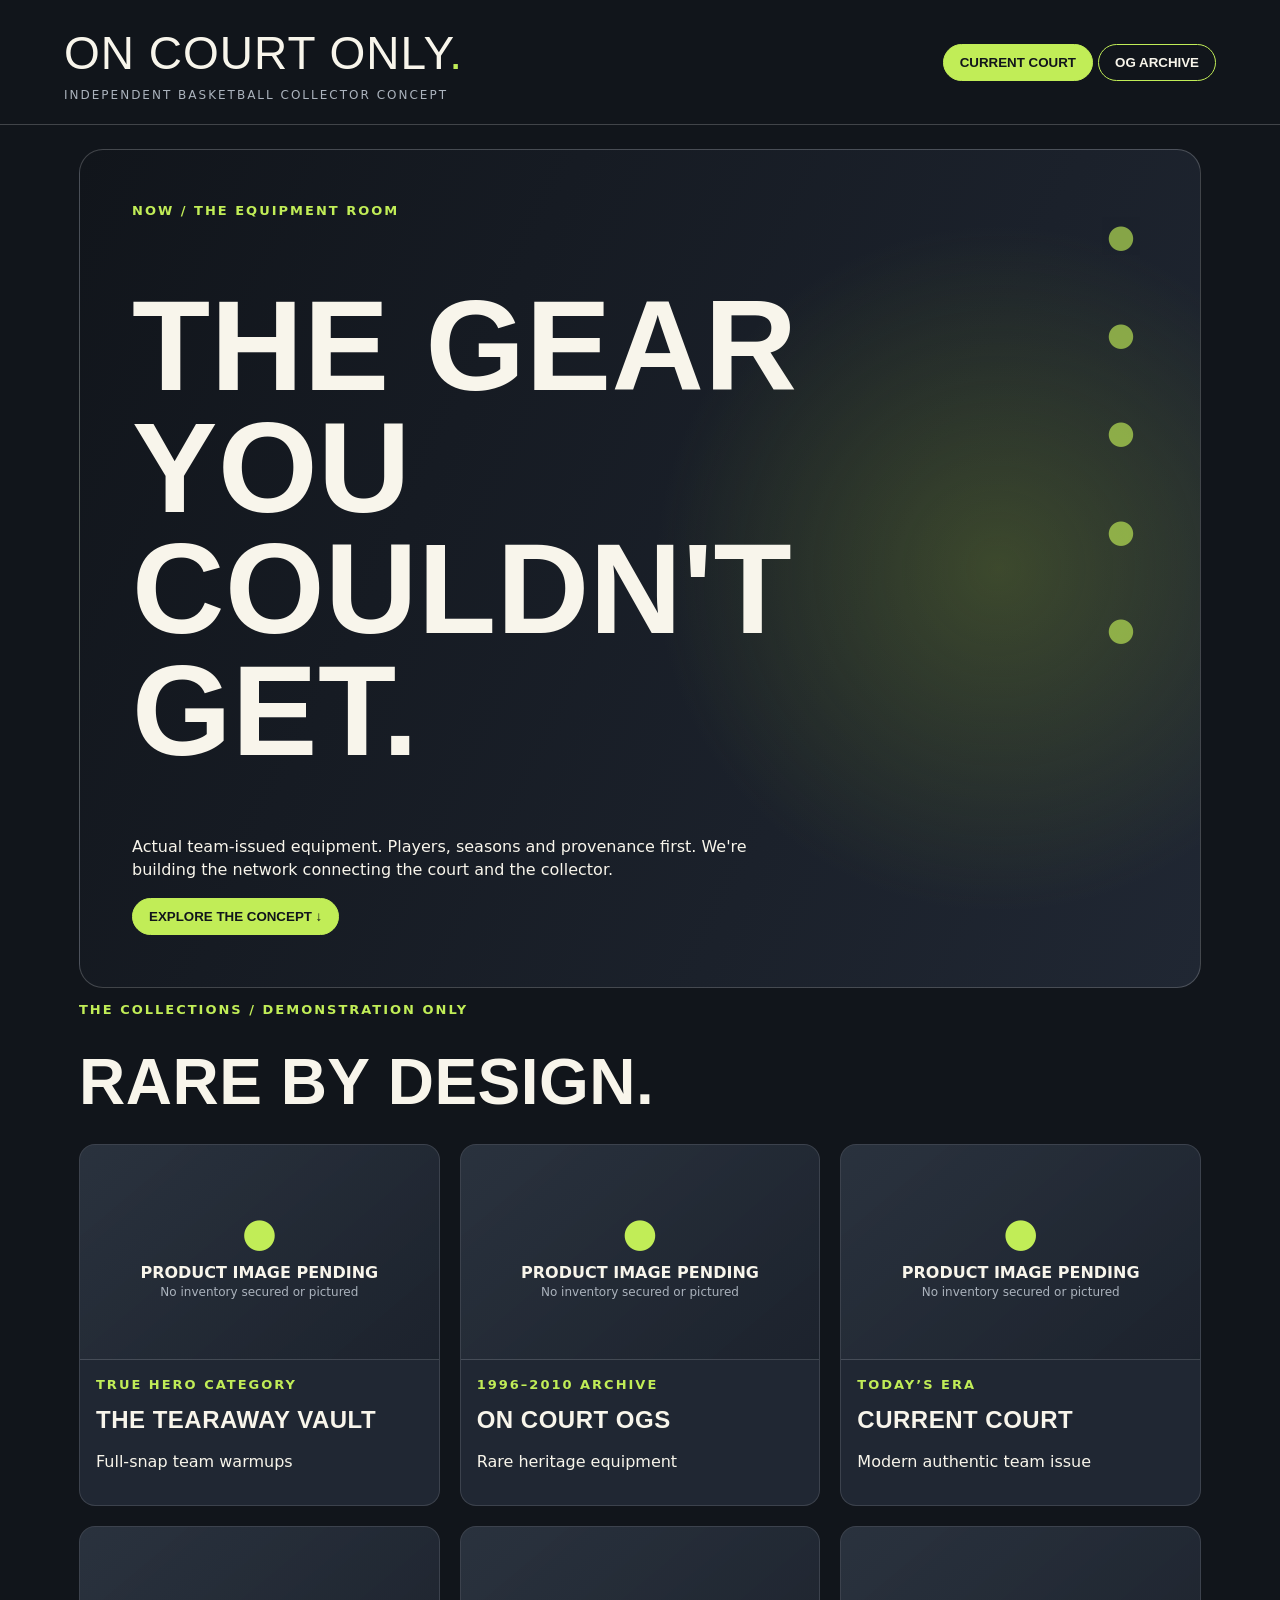
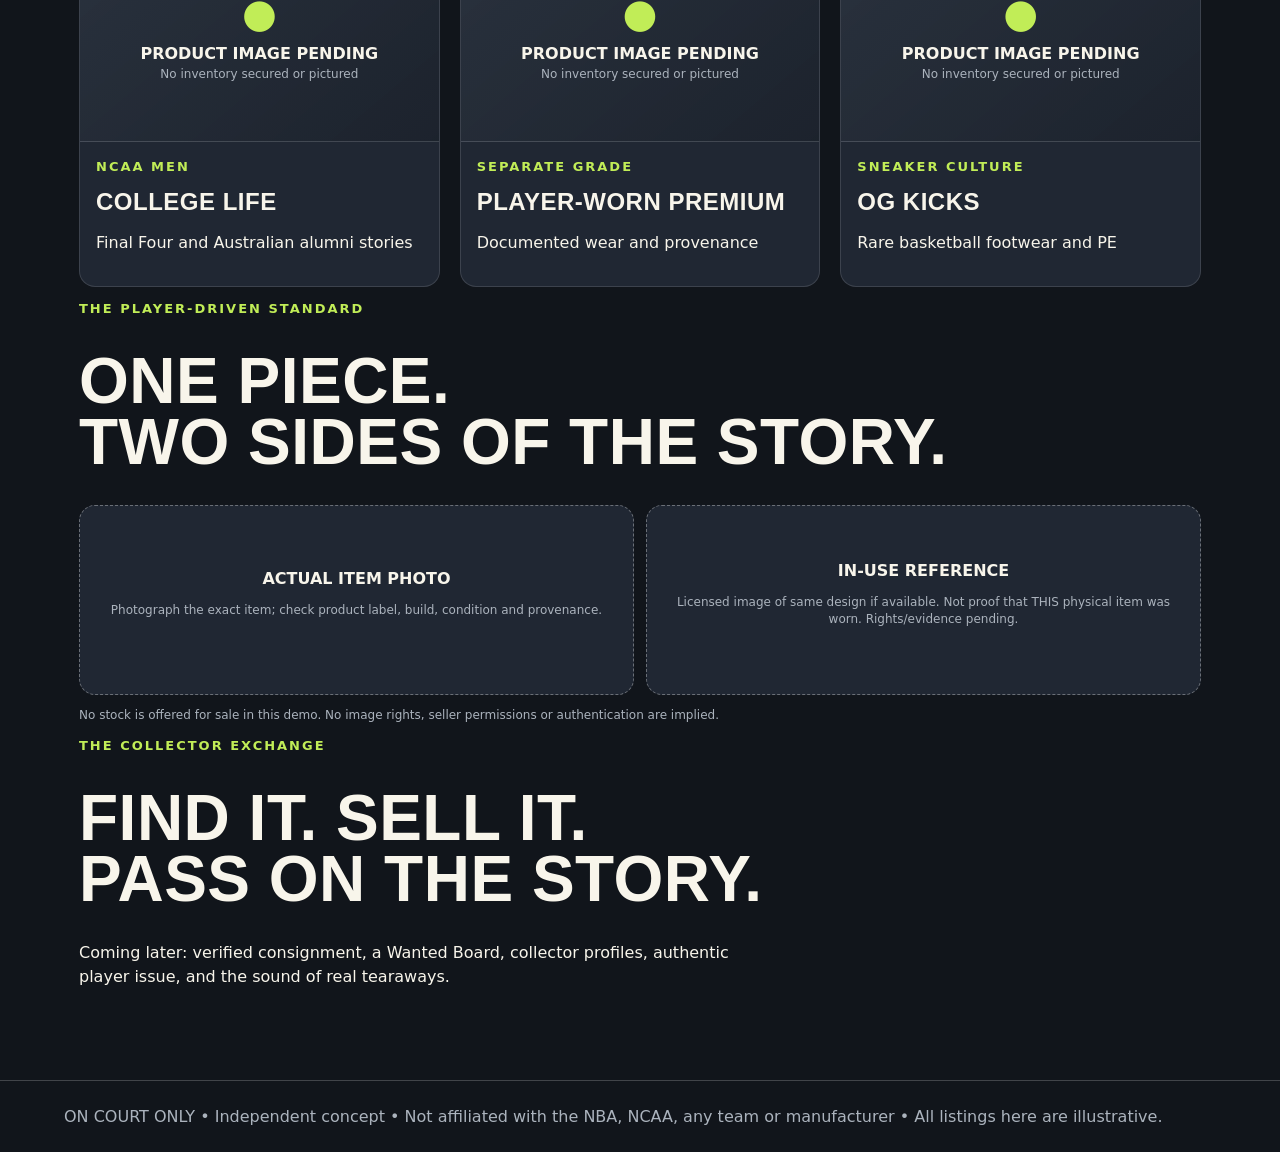
<file: on-court-only/reference/codex_pack/storefront/index.html>
<!doctype html><html lang="en"><head><meta charset="utf-8"><meta name="viewport" content="width=device-width, initial-scale=1"><title>ON COURT ONLY | Prototype</title><style>
:root{--bg:#11151b;--fg:#f8f5eb;--accent:#c1ed57;--sub:#abb3bd;--card:#202733;--display:Impact, 'Arial Narrow',sans-serif}*{box-sizing:border-box}body{margin:0;background:var(--bg);color:var(--fg);font:16px/1.45 system-ui,-apple-system,sans-serif}body.og{--bg:#23142c;--fg:#fff0d0;--accent:#30e0cc;--sub:#dfbbdd;--card:#4b294d}header{display:flex;align-items:center;justify-content:space-between;padding:20px 5%;border-bottom:1px solid #ffffff33}.logo{font-family:var(--display);font-size:clamp(26px,4vw,46px);letter-spacing:1px}.small{font-size:12px;letter-spacing:2px;text-transform:uppercase;color:var(--sub)}.wrap{max-width:1250px;margin:auto;padding:24px 5%}button{border:1px solid var(--accent);background:transparent;color:var(--fg);padding:10px 16px;border-radius:100px;cursor:pointer;font-weight:700}button.active,.cta{background:var(--accent);color:#11151b}.hero{position:relative;overflow:hidden;border:1px solid #ffffff33;border-radius:24px;min-height:420px;display:flex;align-items:center;background:radial-gradient(circle at 82% 50%,#667a2d70,transparent 34%),linear-gradient(115deg,var(--bg),var(--card))}.og .hero{background:radial-gradient(circle at 82% 50%,#ea866c77,transparent 36%),linear-gradient(115deg,#23142c,#4a2354)}.hero:after{content:'●  ●  ●  ●  ●';position:absolute;right:5%;top:8%;writing-mode:vertical-rl;letter-spacing:25px;color:var(--accent);font-size:32px;opacity:.65}.herotext{position:relative;z-index:1;padding:52px;max-width:790px}h1,h2,h3{font-family:var(--display);font-weight:900;letter-spacing:.5px;line-height:.95;margin:.5em 0}h1{font-size:clamp(58px,10vw,140px)}h2{font-size:clamp(34px,5vw,64px)}p{max-width:670px}.tag{color:var(--accent);font-weight:800;letter-spacing:2px;text-transform:uppercase;font-size:13px}.grid{display:grid;grid-template-columns:repeat(3,minmax(0,1fr));gap:20px}.product{background:var(--card);border:1px solid #ffffff20;border-radius:16px;overflow:hidden}.placeholder{display:grid;place-items:center;min-height:215px;background:linear-gradient(140deg,#64748025,#11151b44);border-bottom:1px solid #ffffff22;padding:20px;text-align:center}.og .placeholder{background:linear-gradient(140deg,#ffae6633,#27102799)}.product .body{padding:16px}.product h3{font-size:24px;line-height:1.1}.duo{display:grid;grid-template-columns:1fr 1fr;gap:12px}.stage{background:var(--card);border:1px dashed #ffffff55;border-radius:16px;min-height:190px;display:flex;flex-direction:column;align-items:center;justify-content:center;text-align:center;padding:14px}.note{font-size:12px;color:var(--sub)}footer{border-top:1px solid #ffffff33;margin-top:52px;padding:24px 5%;color:var(--sub)}@media(max-width:800px){.grid{grid-template-columns:1fr 1fr}.hero{min-height:360px}.herotext{padding:24px}}@media(max-width:570px){.grid,.duo{grid-template-columns:1fr}.hero:after{display:none}header{align-items:start;gap:16px;flex-direction:column}}
</style></head><body><header><div><div class="logo">ON COURT ONLY<span style="color:var(--accent)">.</span></div><div class="small">Independent basketball collector concept</div></div><div aria-label="Style era toggle"><button id="modern" class="active" onclick="setEra(false)">CURRENT COURT</button> <button id="classic" onclick="setEra(true)">OG ARCHIVE</button></div></header><main class="wrap"><section class="hero"><div class="herotext"><div class="tag" id="eraTag">NOW / THE EQUIPMENT ROOM</div><h1 id="headline">THE GEAR<br>YOU COULDN'T GET.</h1><p id="intro">Actual team-issued equipment. Players, seasons and provenance first. We're building the network connecting the court and the collector.</p><button class="cta" onclick="document.getElementById('collections').scrollIntoView({behavior:'smooth'})">EXPLORE THE CONCEPT ↓</button></div></section><section id="collections"><p class="tag">THE COLLECTIONS / DEMONSTRATION ONLY</p><h2>RARE BY DESIGN.</h2><div class="grid" id="grid"></div></section><section><p class="tag">THE PLAYER-DRIVEN STANDARD</p><h2>ONE PIECE.<br>TWO SIDES OF THE STORY.</h2><div class="duo"><div class="stage"><strong>ACTUAL ITEM PHOTO</strong><p class="note">Photograph the exact item; check product label, build, condition and provenance.</p></div><div class="stage"><strong>IN-USE REFERENCE</strong><p class="note">Licensed image of same design if available. Not proof that THIS physical item was worn. Rights/evidence pending.</p></div></div><p class="note">No stock is offered for sale in this demo. No image rights, seller permissions or authentication are implied.</p></section><section><p class="tag">THE COLLECTOR EXCHANGE</p><h2>FIND IT. SELL IT.<br>PASS ON THE STORY.</h2><p>Coming later: verified consignment, a Wanted Board, collector profiles, authentic player issue, and the sound of real tearaways.</p></section></main><footer>ON COURT ONLY • Independent concept • Not affiliated with the NBA, NCAA, any team or manufacturer • All listings here are illustrative.</footer><script>const items=[['THE TEARAWAY VAULT','Full-snap team warmups','TRUE HERO CATEGORY'],['ON COURT OGS','Rare heritage equipment','1996–2010 ARCHIVE'],['CURRENT COURT','Modern authentic team issue','TODAY’S ERA'],['COLLEGE LIFE','Final Four and Australian alumni stories','NCAA MEN'],['PLAYER-WORN PREMIUM','Documented wear and provenance','SEPARATE GRADE'],['OG KICKS','Rare basketball footwear and PE','SNEAKER CULTURE']];document.getElementById('grid').innerHTML=items.map(x=>`<article class="product"><div class="placeholder"><div><div style="font-size:40px;color:var(--accent)">●</div><b>PRODUCT IMAGE PENDING</b><div class="note">No inventory secured or pictured</div></div></div><div class="body"><div class="tag">${x[2]}</div><h3>${x[0]}</h3><p>${x[1]}</p></div></article>`).join('');function setEra(og){document.body.classList.toggle('og',og);document.getElementById('classic').classList.toggle('active',og);document.getElementById('modern').classList.toggle('active',!og);document.getElementById('eraTag').textContent=og?'THEN / 1990s TO 2000s':'NOW / THE EQUIPMENT ROOM';document.getElementById('headline').innerHTML=og?'REMEMBER<br>THE SOUND?':'THE GEAR<br>YOU COULDN\'T GET.';document.getElementById('intro').textContent=og?'Snap-side tearaways. Classic shooting shirts. The equipment-room era that never really left us.':'Actual team-issued equipment. Players, seasons and provenance first. We’re building the network connecting the court and the collector.'}</script></body></html>
</file>
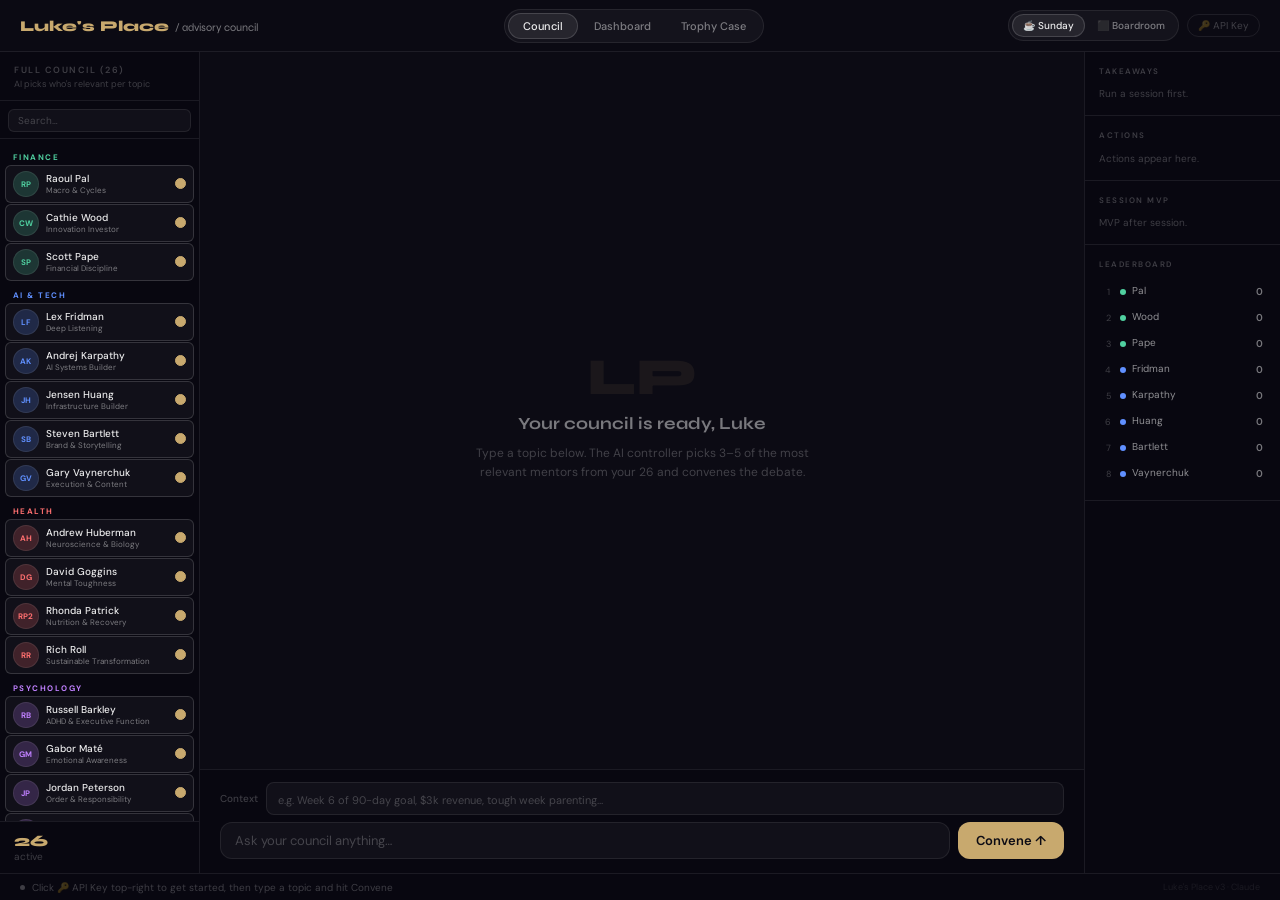
<file: lukes-place.html>
<!DOCTYPE html>
<html lang="en">
<head>
<meta charset="UTF-8"/>
<meta name="viewport" content="width=device-width,initial-scale=1.0"/>
<title>Luke's Place</title>
<link href="https://fonts.googleapis.com/css2?family=Syne:wght@700;800&family=DM+Sans:opsz,wght@9..40,400;9..40,500&display=swap" rel="stylesheet"/>
<style>
*{box-sizing:border-box;margin:0;padding:0}
:root{
  --bg:#0c0b14;--bg2:#13121f;
  --su:rgba(255,255,255,0.04);--su2:rgba(255,255,255,0.08);
  --bd:rgba(255,255,255,0.08);--bd2:rgba(255,255,255,0.15);
  --tx:rgba(255,255,255,0.92);--mu:rgba(255,255,255,0.45);--mu2:rgba(255,255,255,0.22);
  --gold:#c8a96e;--gold2:#f0d49a;--gd:rgba(200,169,110,0.12);--gb:rgba(200,169,110,0.3);
  --grn:#4ade80;--r:12px;--rs:8px;--rl:18px;
}
html,body{height:100%;overflow:hidden}
body{font-family:'DM Sans',sans-serif;background:var(--bg);color:var(--tx);display:flex;flex-direction:column}

/* ── NAV ── */
.nav{display:flex;align-items:center;justify-content:space-between;padding:0 1.25rem;height:52px;border-bottom:1px solid var(--bd);background:rgba(12,11,20,0.98);flex-shrink:0;gap:.75rem;z-index:50}
.logo{font-family:'Syne',sans-serif;font-weight:800;font-size:15px;color:var(--gold);white-space:nowrap;flex-shrink:0}
.logo em{color:var(--mu);font-style:normal;font-weight:400;font-size:11px;margin-left:6px}
.nav-tabs{display:flex;gap:2px;background:var(--su);border:1px solid var(--bd);border-radius:32px;padding:3px;flex-shrink:0}
.ntab{padding:5px 14px;border-radius:24px;border:none;background:transparent;cursor:pointer;font-family:'DM Sans',sans-serif;font-size:11px;font-weight:500;color:var(--mu);transition:all .18s;white-space:nowrap}
.ntab.on{background:var(--su2);color:var(--tx);border:1px solid var(--bd2)}
.nav-right{display:flex;align-items:center;gap:8px;flex-shrink:0}
.env-tog{display:flex;background:var(--su);border:1px solid var(--bd);border-radius:32px;padding:3px;gap:2px}
.env-btn{padding:4px 10px;border-radius:20px;border:none;background:transparent;cursor:pointer;font-family:'DM Sans',sans-serif;font-size:10px;font-weight:500;color:var(--mu);transition:all .18s;white-space:nowrap}
.env-btn.on{background:var(--su2);color:var(--tx);border:1px solid var(--bd2)}
.key-btn{padding:4px 10px;border-radius:20px;border:1px solid var(--bd);background:transparent;font-family:'DM Sans',sans-serif;font-size:10px;color:var(--mu2);cursor:pointer;white-space:nowrap}
.key-btn:hover{border-color:var(--bd2);color:var(--mu)}

/* ── VIEWS ── */
.view{display:none;flex:1;overflow:hidden;flex-direction:column}
.view.on{display:flex}
.view.row{flex-direction:row}

/* ── SIDEBAR ── */
.sb{width:200px;border-right:1px solid var(--bd);display:flex;flex-direction:column;flex-shrink:0;background:rgba(8,7,16,0.8)}
.sb-hd{padding:.75rem .875rem .6rem;border-bottom:1px solid var(--bd)}
.sb-ht{font-size:9px;font-weight:600;letter-spacing:1.5px;text-transform:uppercase;color:var(--mu2)}
.sb-sub{font-size:9px;color:var(--mu2);margin-top:2px;line-height:1.4}
.sb-srch{padding:.4rem .5rem;border-bottom:1px solid var(--bd)}
.sb-srch input{width:100%;background:var(--su);border:1px solid var(--bd);border-radius:6px;padding:4px 9px;font-family:'DM Sans',sans-serif;font-size:10px;color:var(--tx);outline:none}
.sb-srch input::placeholder{color:var(--mu2)}
.sb-body{flex:1;overflow-y:auto;padding:.3rem}
.sb-body::-webkit-scrollbar{width:0}
.cat-lbl{font-size:8px;font-weight:700;letter-spacing:1.5px;text-transform:uppercase;padding:8px 8px 3px;color:var(--mu2)}
.mi{display:flex;align-items:center;gap:7px;padding:5px 7px;border-radius:6px;border:1px solid transparent;margin-bottom:1px;transition:all .12s}
.mi:hover{background:var(--su)}
.mi.on{background:var(--su);border-color:var(--bd2)}
.mi.off{opacity:.28}
.mi.sel{border-color:var(--gb)!important;background:var(--gd)!important;opacity:1!important}
.mi-av{width:26px;height:26px;border-radius:50%;display:flex;align-items:center;justify-content:center;font-size:8px;font-weight:700;flex-shrink:0;border:1px solid rgba(255,255,255,0.08)}
.mi-info{flex:1;min-width:0}
.mi-name{font-size:10px;font-weight:500;white-space:nowrap;overflow:hidden;text-overflow:ellipsis}
.mi-role{font-size:8px;color:var(--mu);white-space:nowrap;overflow:hidden;text-overflow:ellipsis}
.mi-star{font-size:8px;color:var(--gold);opacity:0;flex-shrink:0;transition:opacity .2s}
.mi.sel .mi-star{opacity:1}
.mi-tog{width:11px;height:11px;border-radius:50%;border:1.5px solid rgba(255,255,255,0.2);flex-shrink:0;cursor:pointer;transition:all .12s}
.mi-tog.on{background:var(--gold);border-color:var(--gold)}
.sb-ft{padding:.6rem .875rem;border-top:1px solid var(--bd)}
.sb-ct{font-size:10px;color:var(--mu2)}
.sb-ct strong{color:var(--gold);font-size:16px;display:block;font-family:'Syne',sans-serif;font-weight:800}
.sb-leg{font-size:9px;color:var(--gold2);margin-top:5px;padding:4px 7px;background:var(--gd);border-radius:5px;border:1px solid var(--gb);display:none}

/* ── CHAT ── */
.chat{flex:1;display:flex;flex-direction:column;overflow:hidden}
.mw{flex:1;overflow-y:auto;padding:1.25rem 1.5rem .5rem}
.mw::-webkit-scrollbar{width:4px}
.mw::-webkit-scrollbar-thumb{background:var(--bd2);border-radius:4px}
.empty-st{height:100%;display:flex;flex-direction:column;align-items:center;justify-content:center;gap:10px;text-align:center;padding:2rem}
.eg{font-family:'Syne',sans-serif;font-size:52px;font-weight:800;color:var(--gold);opacity:.08;line-height:1}
.et{font-family:'Syne',sans-serif;font-weight:700;font-size:17px;color:var(--mu)}
.es{font-size:12px;color:var(--mu2);line-height:1.6;max-width:340px}
.msg{display:flex;gap:10px;margin-bottom:1.1rem;animation:fu .25s ease}
@keyframes fu{from{opacity:0;transform:translateY(5px)}to{opacity:1;transform:translateY(0)}}
.mav{width:28px;height:28px;border-radius:50%;display:flex;align-items:center;justify-content:center;font-size:8px;font-weight:700;flex-shrink:0;margin-top:2px}
.mbody{flex:1;max-width:640px}
.mmeta{display:flex;align-items:baseline;gap:6px;margin-bottom:4px}
.mname{font-size:11px;font-weight:600}
.mtag{font-size:8px;color:var(--mu2);background:var(--su);padding:1px 6px;border-radius:7px;border:1px solid var(--bd)}
.mtext{font-size:13px;line-height:1.65;color:rgba(255,255,255,.76)}
.divider{display:flex;align-items:center;gap:10px;margin:.75rem 0}
.divider::before,.divider::after{content:'';flex:1;height:1px;background:var(--bd)}
.divider span{font-size:9px;color:var(--mu2);white-space:nowrap}
.banner{background:var(--gd);border:1px solid var(--gb);border-radius:var(--rs);padding:7px 11px;margin-bottom:.875rem;font-size:10px;color:var(--gold2);line-height:1.5}
.errmsg{background:rgba(255,80,80,0.08);border:1px solid rgba(255,80,80,0.2);border-radius:var(--rs);padding:11px 14px;font-size:12px;color:#ff9090;line-height:1.6;margin:.875rem 0}

/* ── INPUT ── */
.ia{padding:.75rem 1.25rem .875rem;border-top:1px solid var(--bd);background:rgba(8,7,16,0.85);flex-shrink:0}
.ctx-row{display:flex;align-items:center;gap:8px;margin-bottom:7px}
.ctx-lbl{font-size:10px;color:var(--mu2);white-space:nowrap;font-weight:500}
.ctx-box{flex:1;background:var(--su);border:1px solid var(--bd);border-radius:var(--rs);padding:5px 11px}
.ctx-inp{width:100%;background:transparent;border:none;outline:none;font-family:'DM Sans',sans-serif;font-size:11px;color:var(--mu)}
.ctx-inp::placeholder{color:var(--mu2)}
.t-row{display:flex;gap:8px}
.t-inp{flex:1;background:var(--su);border:1px solid var(--bd);border-radius:var(--r);padding:9px 14px;font-family:'DM Sans',sans-serif;font-size:13px;color:var(--tx);outline:none;transition:border-color .15s}
.t-inp:focus{border-color:var(--gold)}
.t-inp::placeholder{color:var(--mu2)}
.go-btn{padding:9px 18px;border-radius:var(--r);border:none;background:var(--gold);color:#0c0b14;font-family:'DM Sans',sans-serif;font-size:13px;font-weight:600;cursor:pointer;white-space:nowrap;transition:opacity .2s}
.go-btn:disabled{opacity:.4;cursor:not-allowed}
.go-btn:hover:not(:disabled){opacity:.85}

/* ── RIGHT PANEL ── */
.rp{width:196px;border-left:1px solid var(--bd);display:flex;flex-direction:column;background:rgba(8,7,16,0.8);flex-shrink:0;overflow-y:auto}
.rp::-webkit-scrollbar{width:0}
.rps{padding:.875rem;border-bottom:1px solid var(--bd)}
.rpt{font-size:8px;font-weight:600;letter-spacing:1.5px;text-transform:uppercase;color:var(--mu2);margin-bottom:.65rem}
.rpe{font-size:10px;color:var(--mu2);line-height:1.5}
.tk-list,.ac-list{display:flex;flex-direction:column;gap:5px}
.tki,.aci{font-size:10px;color:rgba(255,255,255,.62);line-height:1.5;display:flex;gap:5px}
.tki::before{content:'·';color:var(--gold);flex-shrink:0;font-weight:700}
.aci::before{content:'→';color:var(--gold);flex-shrink:0;font-size:9px;margin-top:1px}
.mvp-c{background:var(--gd);border:1px solid var(--gb);border-radius:var(--rs);padding:9px}
.mvp-av{width:30px;height:30px;border-radius:50%;display:flex;align-items:center;justify-content:center;font-size:9px;font-weight:700;margin-bottom:5px}
.mvp-n{font-size:11px;font-weight:600;color:var(--gold2);margin-bottom:2px}
.mvp-w{font-size:9px;color:var(--mu);line-height:1.5}
.lb-list{display:flex;flex-direction:column;gap:2px}
.lbr{display:flex;align-items:center;gap:6px;padding:4px 3px}
.lb-rk{font-size:9px;color:var(--mu2);width:12px;text-align:center;flex-shrink:0}
.lb-dot{width:6px;height:6px;border-radius:50%;flex-shrink:0}
.lb-n{font-size:10px;flex:1;color:rgba(255,255,255,.55)}
.lb-pts{font-size:10px;font-weight:600;color:var(--mu)}

/* ── STATS VIEW ── */
.sv{overflow-y:auto;padding:1.5rem}
.sv::-webkit-scrollbar{width:4px}
.sv::-webkit-scrollbar-thumb{background:var(--bd2);border-radius:4px}
.sec-title{font-family:'Syne',sans-serif;font-weight:800;font-size:20px;letter-spacing:-.5px;margin-bottom:4px}
.sec-sub{font-size:12px;color:var(--mu);margin-bottom:1.25rem}
.scards{display:grid;grid-template-columns:repeat(4,1fr);gap:.875rem;margin-bottom:1.25rem}
.sc{background:var(--bg2);border:1px solid var(--bd);border-radius:var(--r);padding:1rem}
.sc.gc{border-color:var(--gb);background:var(--gd)}
.sc-lbl{font-size:9px;font-weight:600;letter-spacing:1px;text-transform:uppercase;color:var(--mu2);margin-bottom:.4rem}
.sc-num{font-family:'Syne',sans-serif;font-weight:800;font-size:28px;letter-spacing:-1px;color:var(--tx);line-height:1}
.sc.gc .sc-num{color:var(--gold2)}
.sc-d{font-size:10px;color:var(--mu2);margin-top:3px}
.dgrid{display:grid;grid-template-columns:1fr 1fr;gap:.875rem;margin-bottom:1.25rem}
.dp{background:var(--bg2);border:1px solid var(--bd);border-radius:var(--r);padding:1rem}
.dp-t{font-size:9px;font-weight:600;letter-spacing:1px;text-transform:uppercase;color:var(--mu2);margin-bottom:.875rem}
.achart{display:flex;align-items:flex-end;gap:5px;height:72px}
.abw{flex:1;display:flex;flex-direction:column;align-items:center;gap:3px}
.ab{width:100%;border-radius:3px 3px 0 0;background:var(--su2);min-height:2px;transition:height .4s}
.ab.hd{background:linear-gradient(180deg,var(--gold) 0%,rgba(200,169,110,.3) 100%)}
.abl{font-size:8px;color:var(--mu2)}
.mu-list{display:flex;flex-direction:column;gap:6px}
.mu-row{display:flex;align-items:center;gap:7px}
.mu-av{width:18px;height:18px;border-radius:50%;display:flex;align-items:center;justify-content:center;font-size:6px;font-weight:700;flex-shrink:0}
.mu-nm{font-size:9px;color:var(--mu);width:58px;flex-shrink:0;white-space:nowrap;overflow:hidden;text-overflow:ellipsis}
.mu-bw{flex:1;height:4px;background:var(--su);border-radius:2px;overflow:hidden}
.mu-b{height:100%;border-radius:2px}
.mu-ct{font-size:8px;color:var(--mu2);width:18px;text-align:right;flex-shrink:0}
.t-tags{display:flex;flex-wrap:wrap;gap:5px}
.ttag{padding:3px 8px;border-radius:20px;font-size:10px;background:var(--su);border:1px solid var(--bd);color:var(--mu)}
.ttag.f3{background:var(--gd);border-color:var(--gb);color:var(--gold2)}
.ttag.f2{background:var(--su2);border-color:var(--bd2);color:rgba(255,255,255,.6)}
.slog-list{display:flex;flex-direction:column;gap:6px;max-height:200px;overflow-y:auto}
.slog-list::-webkit-scrollbar{width:0}
.slr{display:flex;align-items:flex-start;gap:8px;padding:6px 8px;border-radius:var(--rs);background:var(--su);border:1px solid var(--bd)}
.sl-env{width:6px;height:6px;border-radius:50%;flex-shrink:0;margin-top:4px}
.sl-env.sunday{background:var(--gold)}
.sl-env.boardroom{background:#6090ff}
.sl-body{flex:1;min-width:0}
.sl-topic{font-size:10px;color:var(--tx);white-space:nowrap;overflow:hidden;text-overflow:ellipsis;margin-bottom:1px}
.sl-meta{font-size:8px;color:var(--mu2)}
.sl-mvp{font-size:8px;padding:2px 5px;border-radius:6px;background:var(--gd);color:var(--gold2);border:1px solid var(--gb);white-space:nowrap;flex-shrink:0}
.no-data{font-size:11px;color:var(--mu2);padding:.75rem 0}

/* ── TROPHY VIEW ── */
.tv{overflow-y:auto;padding:1.5rem}
.tv::-webkit-scrollbar{width:4px}
.tv::-webkit-scrollbar-thumb{background:var(--bd2);border-radius:4px}
.cat-pills{display:flex;gap:5px;flex-wrap:wrap;margin-bottom:1.1rem}
.cpill{padding:3px 11px;border-radius:20px;font-size:10px;font-weight:500;border:1px solid var(--bd);background:transparent;color:var(--mu);cursor:pointer;transition:all .15s}
.cpill.on{border-color:var(--gb);background:var(--gd);color:var(--gold2)}
.tgrid{display:grid;grid-template-columns:repeat(auto-fill,minmax(265px,1fr));gap:1rem}
.tc{background:var(--bg2);border:1px solid var(--bd);border-radius:var(--rl);padding:1.25rem;position:relative;overflow:hidden;transition:transform .2s,border-color .2s}
.tc:hover{transform:translateY(-2px);border-color:var(--bd2)}
.tc.active-m{border-color:var(--gb)}
.tc-glow{position:absolute;top:-30px;right:-30px;width:90px;height:90px;border-radius:50%;opacity:.06;pointer-events:none}
.tc-crown{position:absolute;top:9px;right:9px;font-size:13px}
.tc-status{position:absolute;bottom:9px;right:9px;width:7px;height:7px;border-radius:50%;border:1.5px solid var(--bg2)}
.tc-status.active{background:var(--grn)}
.tc-status.inactive{background:var(--mu2)}
.tc-top{display:flex;align-items:flex-start;gap:10px;margin-bottom:.875rem}
.tc-portrait{width:64px;height:64px;border-radius:50%;overflow:hidden;flex-shrink:0;border:2.5px solid rgba(255,255,255,0.1)}
.tc-portrait svg{width:100%;height:100%;display:block}
.tc-id{flex:1}
.tc-name{font-family:'Syne',sans-serif;font-weight:700;font-size:14px;letter-spacing:-.3px;margin-bottom:1px}
.tc-role{font-size:9px;color:var(--mu);margin-bottom:5px}
.tc-cat{display:inline-block;font-size:8px;font-weight:600;letter-spacing:1px;text-transform:uppercase;padding:2px 7px;border-radius:6px;margin-bottom:4px}
.tc-tags{display:flex;gap:3px;flex-wrap:wrap}
.tc-tag{font-size:8px;padding:1px 6px;border-radius:6px;background:var(--su2);border:1px solid var(--bd);color:var(--mu)}
.tc-energy{font-size:10px;color:var(--mu2);margin-bottom:.6rem;font-style:italic}
.tc-energy strong{font-style:normal;font-weight:500;color:var(--mu)}
.tc-quote{font-style:italic;font-size:11px;line-height:1.6;color:rgba(255,255,255,.44);margin-bottom:.75rem;padding-left:.75rem;border-left:2px solid rgba(255,255,255,.1)}
.tc-why{font-size:11px;line-height:1.6;color:var(--mu);margin-bottom:.875rem}
.tc-why strong{color:rgba(255,255,255,.72);font-weight:500}
.tc-stats{display:flex;gap:.875rem;padding-top:.75rem;border-top:1px solid var(--bd)}
.tcs{text-align:center;flex:1}
.tcs-num{font-family:'Syne',sans-serif;font-weight:700;font-size:15px;margin-bottom:1px}
.tcs-lbl{font-size:8px;color:var(--mu2);text-transform:uppercase;letter-spacing:.5px}

/* ── STATUS BAR ── */
.sbar{height:27px;display:flex;align-items:center;gap:7px;padding:0 1.25rem;border-top:1px solid var(--bd);background:rgba(8,7,16,.95);flex-shrink:0}
.sdot{width:5px;height:5px;border-radius:50%;background:var(--mu2);flex-shrink:0}
.sdot.live{background:var(--grn)}
.sdot.run{background:var(--gold);animation:pulse 1s infinite}
@keyframes pulse{0%,100%{opacity:1}50%{opacity:.3}}
.stxt{font-size:10px;color:var(--mu2);flex:1}
.scred{font-size:9px;color:var(--mu2);opacity:.35}

@media(max-width:820px){.sb,.rp{display:none}.scards{grid-template-columns:1fr 1fr}.dgrid{grid-template-columns:1fr}}
</style>
</head>
<body>

<!-- NAV -->
<nav class="nav">
  <div class="logo">Luke's Place<em>/ advisory council</em></div>
  <div class="nav-tabs">
    <button class="ntab on" id="tab-council" onclick="showView('council','tab-council')">Council</button>
    <button class="ntab" id="tab-stats" onclick="showView('stats','tab-stats')">Dashboard</button>
    <button class="ntab" id="tab-trophy" onclick="showView('trophy','tab-trophy')">Trophy Case</button>
  </div>
  <div class="nav-right">
    <div class="env-tog">
      <button class="env-btn on" id="btn-s" onclick="setEnv('sunday')">☕ Sunday</button>
      <button class="env-btn" id="btn-b" onclick="setEnv('boardroom')">⬛ Boardroom</button>
    </div>
    <button class="key-btn" onclick="changeKey()">🔑 API Key</button>
  </div>
</nav>

<!-- COUNCIL VIEW -->
<div class="view row on" id="view-council">

  <div class="sb">
    <div class="sb-hd">
      <div class="sb-ht">Full Council (26)</div>
      <div class="sb-sub">AI picks who's relevant per topic</div>
    </div>
    <div class="sb-srch">
      <input id="sb-search" placeholder="Search…" oninput="filterSB(this.value)"/>
    </div>
    <div class="sb-body" id="sb-body"></div>
    <div class="sb-ft">
      <div class="sb-ct"><strong id="act-num">26</strong>active</div>
      <div class="sb-leg" id="sb-leg">★ Selected for this topic</div>
    </div>
  </div>

  <div class="chat">
    <div class="mw" id="mw">
      <div class="empty-st" id="empty-st">
        <div class="eg">LP</div>
        <div class="et">Your council is ready, Luke</div>
        <div class="es">Type a topic below. The AI controller picks 3–5 of the most relevant mentors from your 26 and convenes the debate.</div>
      </div>
      <div id="msgs"></div>
    </div>
    <div class="ia">
      <div class="ctx-row">
        <span class="ctx-lbl">Context</span>
        <div class="ctx-box">
          <input class="ctx-inp" id="ctx" placeholder="e.g. Week 6 of 90-day goal, $3k revenue, tough week parenting…"/>
        </div>
      </div>
      <div class="t-row">
        <input class="t-inp" id="topic" placeholder="Ask your council anything…"/>
        <button class="go-btn" id="go-btn" onclick="runSession()">Convene ↑</button>
      </div>
    </div>
  </div>

  <div class="rp">
    <div class="rps"><div class="rpt">Takeaways</div><div id="out-tk"><div class="rpe">Run a session first.</div></div></div>
    <div class="rps"><div class="rpt">Actions</div><div id="out-ac"><div class="rpe">Actions appear here.</div></div></div>
    <div class="rps"><div class="rpt">Session MVP</div><div id="out-mvp"><div class="rpe">MVP after session.</div></div></div>
    <div class="rps"><div class="rpt">Leaderboard</div><div class="lb-list" id="lb"></div></div>
  </div>

</div>

<!-- STATS VIEW -->
<div class="view sv" id="view-stats">
  <div class="sec-title">Dashboard</div>
  <div class="sec-sub">Session history, mentor usage, and patterns</div>
  <div class="scards">
    <div class="sc"><div class="sc-lbl">Total Sessions</div><div class="sc-num" id="s-total">0</div><div class="sc-d">all time</div></div>
    <div class="sc"><div class="sc-lbl">Mentor Turns</div><div class="sc-num" id="s-turns">0</div><div class="sc-d">across all debates</div></div>
    <div class="sc gc"><div class="sc-lbl">Top Mentor</div><div class="sc-num" id="s-top" style="font-size:14px;margin-top:4px">—</div><div class="sc-d" id="s-top-d">0 MVP wins</div></div>
    <div class="sc"><div class="sc-lbl">Fav Mode</div><div class="sc-num" id="s-mode" style="font-size:16px;margin-top:5px">—</div><div class="sc-d" id="s-mode-d">sessions</div></div>
  </div>
  <div class="dgrid">
    <div class="dp"><div class="dp-t">Session Activity (last 8)</div><div class="achart" id="achart"><div class="no-data">No sessions yet.</div></div></div>
    <div class="dp"><div class="dp-t">Top Mentor Appearances</div><div class="mu-list" id="mu-list"><div class="no-data">No data yet.</div></div></div>
  </div>
  <div class="dgrid">
    <div class="dp"><div class="dp-t">Topics Cloud</div><div class="t-tags" id="t-tags"><div class="no-data">Topics appear as you run sessions.</div></div></div>
    <div class="dp"><div class="dp-t">Session Log</div><div class="slog-list" id="slog"><div class="no-data">No sessions logged.</div></div></div>
  </div>
</div>

<!-- TROPHY VIEW -->
<div class="view tv" id="view-trophy">
  <div class="sec-title">Trophy Case</div>
  <div class="sec-sub">Your permanent council of 26 — every mind that shapes your decisions</div>
  <div class="cat-pills" id="cat-pills"></div>
  <div class="tgrid" id="tgrid"></div>
</div>

<!-- STATUS -->
<div class="sbar">
  <div class="sdot" id="sdot"></div>
  <div class="stxt" id="stxt">Click 🔑 API Key to get started, then type a topic</div>
  <div class="scred">Luke's Place v3 · Claude</div>
</div>

<script>
// ═══════════════════════════════════════════════════
// MENTOR DATA
// ═══════════════════════════════════════════════════
const CATS = ['All','Finance','AI & Tech','Health','Psychology','Mindset','Parenting'];
const CAT_COL = {'Finance':'#50d0a0','AI & Tech':'#6090ff','Health':'#ff7070','Psychology':'#c080ff','Mindset':'#f0b060','Parenting':'#ff90b0'};

const MENTORS = [
  {id:'pal',name:'Raoul Pal',init:'RP',cat:'Finance',role:'Macro & Cycles',col:'#50d0a0',bg:'rgba(80,208,160,0.2)',active:true,energy:'Calm visionary',tags:['Macro','Cycles','Long-term'],quote:'"Investing is about understanding the cycle you\'re in, not predicting the future."',why:'When you get emotionally pulled into situations, Raoul teaches you to <strong>zoom out and see the bigger game</strong>. He thinks in decades — balancing your reactive nature with macro calm.',kw:['invest','money','finance','crypto','macro','market','wealth','economy','savings','capital','cycle']},
  {id:'wood',name:'Cathie Wood',init:'CW',cat:'Finance',role:'Innovation Investor',col:'#50d0a0',bg:'rgba(80,208,160,0.2)',active:true,energy:'Conviction under pressure',tags:['Innovation','Conviction','Long-term'],quote:'"If you\'re right about the direction, you just have to be willing to be early."',why:'You want to build something meaningful — she reinforces <strong>sticking to your vision when challenged</strong>. She invests where others doubt and stands by her decisions.',kw:['vision','invest','innovation','future','technology','believe','conviction','disruption','market','build','ai','criticism']},
  {id:'pape',name:'Scott Pape',init:'SP',cat:'Finance',role:'Financial Discipline',col:'#50d0a0',bg:'rgba(80,208,160,0.2)',active:true,energy:'Grounded, practical',tags:['Family Finance','Discipline','Security'],quote:'"The best financial plan is one that fits your actual life."',why:'Balances your ambition with <strong>real-life stability and responsibility</strong> — family included. As a single dad with three girls, financial security isn\'t optional.',kw:['money','budget','family','savings','debt','finance','security','bills','kids','stability','cash','expenses','income']},
  {id:'fridman',name:'Lex Fridman',init:'LF',cat:'AI & Tech',role:'Deep Listening',col:'#6090ff',bg:'rgba(96,144,255,0.2)',active:true,energy:'Calm and curious',tags:['AI','Dialogue','Listening'],quote:'"The most important skill is the ability to listen without judgment."',why:'Helps you <strong>slow down reactions and actually hear people</strong>. Given your communication frustrations, Lex is your model for how curiosity and patience creates better outcomes.',kw:['listen','communicate','conversation','react','ai','tech','slow','patience','dialogue','understand','relationship','talk','emotional']},
  {id:'karpathy',name:'Andrej Karpathy',init:'AK',cat:'AI & Tech',role:'AI Systems Builder',col:'#6090ff',bg:'rgba(96,144,255,0.2)',active:true,energy:'Structured clarity',tags:['AI','Systems','Build'],quote:'"The best code is no code. The best model is the simplest one that works."',why:'You think big — he helps you <strong>execute simply</strong>. Turns overwhelming complexity into clear fundamentals. Every AI product you build benefits from his discipline.',kw:['ai','build','code','tech','system','software','app','product','develop','model','simple','execute','technical','saas']},
  {id:'jensen',name:'Jensen Huang',init:'JH',cat:'AI & Tech',role:'Infrastructure Builder',col:'#6090ff',bg:'rgba(96,144,255,0.2)',active:true,energy:'Intense, relentless builder',tags:['Infrastructure','Scale','Vision'],quote:'"You have to be very patient and very persistent."',why:'You\'re not just building ideas — Jensen pushes you to <strong>build systems that last</strong>. He thinks in long-term infrastructure dominance, not short-term wins.',kw:['build','scale','infrastructure','system','long-term','technology','product','platform','future','ai','company','vision','execution','business']},
  {id:'bartlett',name:'Steven Bartlett',init:'SB',cat:'AI & Tech',role:'Brand & Storytelling',col:'#6090ff',bg:'rgba(96,144,255,0.2)',active:true,energy:'Reflective and modern',tags:['Brand','Storytelling','Social'],quote:'"Your story is your most powerful asset. Don\'t outsource it."',why:'You\'re expressive — Steven shows you how to <strong>turn that into influence and business</strong>. He built a personal brand into an empire.',kw:['brand','story','social','content','media','influence','podcast','marketing','audience','personal brand','emotional','express','startup','entrepreneur']},
  {id:'vaynerchuk',name:'Gary Vaynerchuk',init:'GV',cat:'AI & Tech',role:'Execution & Content',col:'#6090ff',bg:'rgba(96,144,255,0.2)',active:true,energy:'High energy, no excuses',tags:['Content','Hustle','Execution'],quote:'"Ideas are worthless without execution. Stop romanticising, start posting."',why:'Stops you from overthinking — <strong>forces movement</strong>. When you\'re stuck in your head, GV\'s voice kicks in: document it, post it, iterate publicly.',kw:['content','social','post','hustle','execution','speed','overthink','marketing','brand','media','video','create','audience','distribution']},
  {id:'huberman',name:'Andrew Huberman',init:'AH',cat:'Health',role:'Neuroscience & Biology',col:'#ff7070',bg:'rgba(255,112,112,0.2)',active:true,energy:'Scientific, grounded',tags:['Neuroscience','Sleep','Stress'],quote:'"You have far more control over your biology than you think."',why:'Gives you <strong>precise tools to regulate stress, focus, and sleep</strong>. As a single dad running five ventures, your nervous system is your engine.',kw:['sleep','stress','focus','brain','biology','energy','morning','sunlight','anxiety','health','cortisol','dopamine','routine','tired','burnout','overwhelm']},
  {id:'goggins',name:'David Goggins',init:'DG',cat:'Health',role:'Mental Toughness',col:'#ff7070',bg:'rgba(255,112,112,0.2)',active:true,energy:'Brutal honesty',tags:['Discipline','Toughness','Limits'],quote:'"The only way to grow is to go to the places that make you uncomfortable."',why:'<strong>Cuts through excuses instantly.</strong> When you\'re avoiding the hard thing, Goggins doesn\'t sympathise — he confronts.',kw:['excuse','lazy','avoid','discipline','hard','difficult','push','limits','tough','quit','uncomfortable','challenge','procrastinate','accountable']},
  {id:'patrick',name:'Rhonda Patrick',init:'RP2',cat:'Health',role:'Nutrition & Recovery',col:'#ff7070',bg:'rgba(255,112,112,0.2)',active:true,energy:'Analytical and precise',tags:['Nutrition','Sauna','Recovery'],quote:'"Small, consistent habits in health compound just as powerfully as financial investments."',why:'Directly aligns with your lifestyle — especially <strong>sauna, recovery, and optimisation</strong>. She gives the science behind what you\'re already doing.',kw:['sauna','recovery','nutrition','diet','supplement','health','longevity','inflammation','food','cold','exercise','body','fitness','biohack']},
  {id:'roll',name:'Rich Roll',init:'RR',cat:'Health',role:'Sustainable Transformation',col:'#ff7070',bg:'rgba(255,112,112,0.2)',active:true,energy:'Calm discipline',tags:['Endurance','Transformation','Habits'],quote:'"Sustainable change is about identity, not motivation."',why:'Balances Goggins — <strong>long-term transformation, not short-term burnout</strong>. Rich shows the most powerful changes come slowly and consistently.',kw:['sustainable','transform','change','habits','long-term','consistency','burnout','balance','health','identity','recover','slow','endurance','lifestyle']},
  {id:'barkley',name:'Russell Barkley',init:'RB',cat:'Psychology',role:'ADHD & Executive Function',col:'#c080ff',bg:'rgba(192,128,255,0.2)',active:true,energy:'Clinical, empowering',tags:['ADHD','Focus','Executive Function'],quote:'"ADHD is not a problem of knowing what to do. It\'s a problem of doing what you know."',why:'Gives you <strong>structure for how your brain actually works</strong>. Understanding your ADHD through Barkley transforms self-criticism into self-strategy.',kw:['adhd','focus','distracted','forget','disorganised','brain','impulse','emotion','regulate','attention','procrastinate','structure','plan','time']},
  {id:'mate',name:'Gabor Maté',init:'GM',cat:'Psychology',role:'Emotional Awareness',col:'#c080ff',bg:'rgba(192,128,255,0.2)',active:true,energy:'Compassionate, deep',tags:['Trauma','Emotions','Triggers'],quote:'"The question is never why the addiction, but why the pain."',why:'Helps you understand your <strong>emotional triggers and reactions</strong>. For a single dad carrying everything, understanding the root of your emotions is not optional.',kw:['emotion','trigger','react','anger','hurt','trauma','pain','stress','relationship','attachment','sensitive','feel','overwhelm','pattern','behaviour']},
  {id:'peterson',name:'Jordan Peterson',init:'JP',cat:'Psychology',role:'Order & Responsibility',col:'#c080ff',bg:'rgba(192,128,255,0.2)',active:true,energy:'Intense, ordered',tags:['Responsibility','Order','Truth'],quote:'"Clean your room before you try to change the world."',why:'<strong>Grounds you when things feel chaotic.</strong> Peterson pushes responsibility and order — both in fatherhood and in business.',kw:['responsibility','chaos','order','structure','father','dad','children','meaning','truth','discipline','focus','purpose','man','parenting','kids','family']},
  {id:'manson',name:'Mark Manson',init:'MM',cat:'Psychology',role:'Brutal Clarity',col:'#c080ff',bg:'rgba(192,128,255,0.2)',active:true,energy:'Direct, irreverent',tags:['Clarity','Values','No BS'],quote:'"The desire for more positive experience is itself a negative experience."',why:'<strong>Cuts through emotional noise with hard truth.</strong> When you\'re overcomplicating something, Manson strips it back to what actually matters.',kw:['overthink','story','excuse','emotion','complicated','values','truth','clarity','noise','distract','simple','problem','victim','perspective']},
  {id:'naval',name:'Naval Ravikant',init:'NR',cat:'Mindset',role:'Clarity & Leverage',col:'#f0b060',bg:'rgba(240,176,96,0.2)',active:true,energy:'Still, precise',tags:['Clarity','Leverage','Peace'],quote:'"Seek wealth, not money or status. Wealth is assets that earn while you sleep."',why:'Your inner compass for <strong>clarity and peace</strong>. Naval helps you figure out which game is actually worth playing.',kw:['clarity','leverage','wealth','peace','decision','simple','life','purpose','startup','scale','compound','freedom','time','earn','passive','thinking']},
  {id:'mel',name:'Mel Robbins',init:'MR',cat:'Mindset',role:'Breaking Hesitation',col:'#f0b060',bg:'rgba(240,176,96,0.2)',active:true,energy:'Energetic, direct',tags:['Action','Hesitation','5-Second Rule'],quote:'"You are never going to feel like it. Stop waiting to feel ready."',why:'Your action trigger. When you <strong>feel the hesitation before a hard task</strong>, Mel\'s 5-second rule cuts through the freeze.',kw:['hesitate','freeze','procrastinate','action','start','motivation','stuck','ready','afraid','begin','push','go','do','move','anxiety','resist','delay']},
  {id:'howes',name:'Lewis Howes',init:'LH',cat:'Mindset',role:'Growth & Vulnerability',col:'#f0b060',bg:'rgba(240,176,96,0.2)',active:true,energy:'Open, growth-focused',tags:['Growth','Masculinity','Vulnerability'],quote:'"The biggest thing holding most men back is the mask they refuse to take off."',why:'Supports your <strong>growth and connection</strong> — especially as a man navigating fatherhood, relationships, and business simultaneously.',kw:['grow','connection','relationship','vulnerable','man','masculinity','strength','open','heal','identity','mask','dad','partner','community','network']},
  {id:'holiday',name:'Ryan Holiday',init:'RH',cat:'Mindset',role:'Stoicism & Focus',col:'#f0b060',bg:'rgba(240,176,96,0.2)',active:true,energy:'Grounded, philosophical',tags:['Stoicism','Focus','Long-game'],quote:'"The obstacle is the way. What impedes action, advances action."',why:'Your reset button. Holiday reminds you that <strong>patience and clarity beat urgency every time</strong>. The Stoic filter is why you\'ve walked away from distractions.',kw:['stress','focus','distract','patience','clarity','burnout','ego','urgency','priorities','decision','noise','obstacle','setback','failure','long-game','stoic']},
  {id:'shetty',name:'Jay Shetty',init:'JS',cat:'Mindset',role:'Emotional Intelligence',col:'#f0b060',bg:'rgba(240,176,96,0.2)',active:true,energy:'Warm, reflective',tags:['EQ','Purpose','Mindfulness'],quote:'"If you don\'t make time for your wellness, you will be forced to make time for your illness."',why:'Your emotional intelligence guide. Jay helps you <strong>process feelings before they become reactions</strong>.',kw:['emotion','mindful','meditate','purpose','calm','feel','wellbeing','gratitude','habit','morning','slow down','presence','intention','anxiety','peace']},
  {id:'tony',name:'Tony Robbins',init:'TR',cat:'Mindset',role:'State & Energy',col:'#f0b060',bg:'rgba(240,176,96,0.2)',active:true,energy:'Volcanic, transformative',tags:['State','Energy','Power'],quote:'"Energy is everything. Change your state — change your life."',why:'State change on demand. When you\'re flat or deflated, Tony is the <strong>instant ignition switch</strong>.',kw:['energy','state','motivation','power','stuck','flat','inspire','low','momentum','confidence','fire','drive','unstuck','boost','lift','peak']},
  {id:'sinek',name:'Simon Sinek',init:'SS',cat:'Mindset',role:'Purpose & Leadership',col:'#f0b060',bg:'rgba(240,176,96,0.2)',active:true,energy:'Warm, purposeful',tags:['Why','Leadership','Culture'],quote:'"People don\'t buy what you do; they buy why you do it."',why:'Pacific Adrenalin isn\'t just a business umbrella — <strong>it\'s a statement about how you want to live</strong> and what you want to build for Jordan, Miley, and Frankie.',kw:['why','purpose','leadership','culture','team','community','brand','inspire','meaning','family','vision','mission','values','lead','trust']},
  {id:'fuller',name:'Jem Fuller',init:'JF',cat:'Mindset',role:'Presence & Leadership',col:'#f0b060',bg:'rgba(240,176,96,0.2)',active:true,energy:'Still, grounded',tags:['Presence','Leadership','Calm'],quote:'"Leadership starts with the relationship you have with yourself."',why:'Your presence and calm leadership model. Jem represents the <strong>still centre inside the storm</strong> — leading from groundedness rather than reactivity.',kw:['presence','calm','still','ground','lead','conscious','aware','react','centre','breathe','slow','mindful','leader','present','pause','conflict']},
  {id:'perel',name:'Esther Perel',init:'EP',cat:'Parenting',role:'Relationships & Communication',col:'#ff90b0',bg:'rgba(255,144,176,0.2)',active:true,energy:'Perceptive, nuanced',tags:['Communication','Relationships','Tension'],quote:'"The quality of our relationships determines the quality of our lives."',why:'Teaches you <strong>communication where tension exists</strong> — co-parenting, partnerships, romantic relationships.',kw:['relationship','co-parent','partner','lisa','communicate','tension','conflict','argue','trust','intimacy','connect','talk','misunderstand','family','difficult']},
  {id:'coulson',name:'Dr Justin Coulson',init:'JC',cat:'Parenting',role:'Practical Parenting',col:'#ff90b0',bg:'rgba(255,144,176,0.2)',active:true,energy:'Practical, warm',tags:['Parenting','Kids','Connection'],quote:'"Connection before correction — every time."',why:'Real-world parenting tools for your life with Jordan, Miley, and Frankie. Justin gives <strong>practical, evidence-based strategies for single parenting</strong>.',kw:['kids','daughters','parenting','jordan','miley','frankie','behaviour','school','teenager','parent','single dad','discipline','connection','family','children','routine','boundaries']},
];

// ═══════════════════════════════════════════════════
// SIMPSONS PORTRAITS
// ═══════════════════════════════════════════════════
const PORT = {
pal:`<svg viewBox="0 0 80 80" xmlns="http://www.w3.org/2000/svg"><circle cx="40" cy="40" r="40" fill="#1a3a5a"/><rect x="33" y="57" width="14" height="10" fill="#FFD90F" stroke="#000" stroke-width="1.5"/><path d="M16 80 Q22 60 40 62 Q58 60 64 80Z" fill="#1a2a4a" stroke="#000" stroke-width="1.5"/><path d="M36 62 L40 74 L44 62" fill="white" stroke="#000" stroke-width="1"/><path d="M38 63 L40 72 L42 63" fill="#3a7adf"/><ellipse cx="40" cy="37" rx="21" ry="23" fill="#FFD90F" stroke="#000" stroke-width="2"/><path d="M19 29 Q23 13 40 13 Q57 13 61 29 Q56 18 40 18 Q24 18 19 29Z" fill="#100a05" stroke="#000" stroke-width="1.5"/><rect x="19" y="13" width="42" height="13" rx="5" fill="#100a05" stroke="#000" stroke-width="1"/><ellipse cx="19" cy="39" rx="5" ry="6" fill="#FFD90F" stroke="#000" stroke-width="1.5"/><ellipse cx="61" cy="39" rx="5" ry="6" fill="#FFD90F" stroke="#000" stroke-width="1.5"/><ellipse cx="31" cy="35" rx="8" ry="6" fill="none" stroke="#50d0a0" stroke-width="2"/><ellipse cx="49" cy="35" rx="8" ry="6" fill="none" stroke="#50d0a0" stroke-width="2"/><line x1="39" y1="35" x2="41" y2="35" stroke="#50d0a0" stroke-width="2"/><ellipse cx="31" cy="35" rx="5" ry="4" fill="white"/><ellipse cx="49" cy="35" rx="5" ry="4" fill="white"/><circle cx="32" cy="35" r="2.5" fill="#000"/><circle cx="50" cy="35" r="2.5" fill="#000"/><circle cx="33" cy="34" r="1" fill="white"/><circle cx="51" cy="34" r="1" fill="white"/><path d="M40 40 Q43 43 40 45 Q37 43 40 40Z" fill="#e8b800" stroke="#c09000" stroke-width="0.8"/><path d="M34 49 Q40 54 46 49" fill="none" stroke="#000" stroke-width="2" stroke-linecap="round"/><rect x="36" y="48" width="8" height="4" rx="1" fill="white" stroke="#000" stroke-width="0.5"/></svg>`,
wood:`<svg viewBox="0 0 80 80" xmlns="http://www.w3.org/2000/svg"><circle cx="40" cy="40" r="40" fill="#1a1a2e"/><rect x="33" y="57" width="14" height="10" fill="#FFD90F" stroke="#000" stroke-width="1.5"/><path d="M16 80 Q22 60 40 62 Q58 60 64 80Z" fill="#2a3a6a" stroke="#000" stroke-width="1.5"/><ellipse cx="40" cy="37" rx="21" ry="23" fill="#FFD90F" stroke="#000" stroke-width="2"/><path d="M19 30 Q16 54 20 68 Q30 64 40 64 Q50 64 60 68 Q64 54 61 30 Q56 14 40 13 Q24 14 19 30Z" fill="#c8a010" stroke="#000" stroke-width="1.5"/><path d="M19 28 Q25 13 40 13 Q55 13 61 28 Q57 17 40 17 Q23 17 19 28Z" fill="#b09000" stroke="#000" stroke-width="1"/><ellipse cx="19" cy="39" rx="5" ry="6" fill="#FFD90F" stroke="#000" stroke-width="1.5"/><ellipse cx="61" cy="39" rx="5" ry="6" fill="#FFD90F" stroke="#000" stroke-width="1.5"/><ellipse cx="31" cy="36" rx="7" ry="6" fill="white" stroke="#000" stroke-width="1.5"/><ellipse cx="49" cy="36" rx="7" ry="6" fill="white" stroke="#000" stroke-width="1.5"/><circle cx="32" cy="36" r="3" fill="#000"/><circle cx="50" cy="36" r="3" fill="#000"/><circle cx="33" cy="35" r="1.2" fill="white"/><circle cx="51" cy="35" r="1.2" fill="white"/><path d="M25 31 Q29 28 33 31" fill="none" stroke="#000" stroke-width="1.5"/><path d="M41 31 Q46 28 50 31" fill="none" stroke="#000" stroke-width="1.5"/><path d="M40 41 Q43 45 40 47 Q37 45 40 41Z" fill="#e8b800" stroke="#c09000" stroke-width="0.8"/><path d="M33 51 Q40 56 47 51" fill="none" stroke="#000" stroke-width="2" stroke-linecap="round"/><rect x="35" y="50" width="10" height="4" rx="1" fill="white" stroke="#000" stroke-width="0.5"/></svg>`,
pape:`<svg viewBox="0 0 80 80" xmlns="http://www.w3.org/2000/svg"><circle cx="40" cy="40" r="40" fill="#1a2a1a"/><rect x="33" y="57" width="14" height="10" fill="#FFD90F" stroke="#000" stroke-width="1.5"/><path d="M16 80 Q22 60 40 62 Q58 60 64 80Z" fill="#3a5a2a" stroke="#000" stroke-width="1.5"/><path d="M36 62 L40 70 L44 62" fill="white" stroke="#000" stroke-width="1"/><ellipse cx="40" cy="37" rx="21" ry="23" fill="#FFD90F" stroke="#000" stroke-width="2"/><path d="M19 28 Q23 13 40 13 Q57 13 61 28 Q57 18 40 18 Q23 18 19 28Z" fill="#5a3a1a" stroke="#000" stroke-width="1.5"/><rect x="19" y="13" width="42" height="13" rx="6" fill="#5a3a1a" stroke="#000" stroke-width="1"/><ellipse cx="19" cy="39" rx="5" ry="6" fill="#FFD90F" stroke="#000" stroke-width="1.5"/><ellipse cx="61" cy="39" rx="5" ry="6" fill="#FFD90F" stroke="#000" stroke-width="1.5"/><ellipse cx="31" cy="36" rx="7" ry="6" fill="white" stroke="#000" stroke-width="1.5"/><ellipse cx="49" cy="36" rx="7" ry="6" fill="white" stroke="#000" stroke-width="1.5"/><circle cx="32" cy="36" r="3.5" fill="#000"/><circle cx="50" cy="36" r="3.5" fill="#000"/><circle cx="33.5" cy="35" r="1.2" fill="white"/><circle cx="51.5" cy="35" r="1.2" fill="white"/><path d="M40 41 Q43 45 40 47 Q37 45 40 41Z" fill="#e8b800" stroke="#c09000" stroke-width="0.8"/><path d="M30 50 Q40 59 50 50" fill="none" stroke="#000" stroke-width="2.2" stroke-linecap="round"/><path d="M32 51 Q40 58 48 51 Q40 62 32 51Z" fill="white" stroke="#000" stroke-width="0.5"/></svg>`,
fridman:`<svg viewBox="0 0 80 80" xmlns="http://www.w3.org/2000/svg"><circle cx="40" cy="40" r="40" fill="#050510"/><rect x="33" y="57" width="14" height="10" fill="#FFD90F" stroke="#000" stroke-width="1.5"/><path d="M16 80 Q22 57 40 59 Q58 57 64 80Z" fill="#080808" stroke="#000" stroke-width="1.5"/><rect x="31" y="56" width="18" height="9" rx="3" fill="#111" stroke="#000" stroke-width="1.5"/><ellipse cx="40" cy="37" rx="21" ry="23" fill="#FFD90F" stroke="#000" stroke-width="2"/><path d="M19 28 Q23 13 40 13 Q57 13 61 28 Q57 18 40 18 Q23 18 19 28Z" fill="#080505" stroke="#000" stroke-width="1.5"/><rect x="19" y="13" width="42" height="12" rx="5" fill="#080505" stroke="#000" stroke-width="1"/><ellipse cx="19" cy="39" rx="5" ry="6" fill="#FFD90F" stroke="#000" stroke-width="1.5"/><ellipse cx="61" cy="39" rx="5" ry="6" fill="#FFD90F" stroke="#000" stroke-width="1.5"/><ellipse cx="40" cy="50" rx="13" ry="7" fill="#d4b200" stroke="none"/><circle cx="33" cy="48" r="1.2" fill="#b09400" opacity="0.8"/><circle cx="38" cy="50" r="1.2" fill="#b09400" opacity="0.8"/><circle cx="43" cy="51" r="1.2" fill="#b09400" opacity="0.8"/><circle cx="48" cy="48" r="1.2" fill="#b09400" opacity="0.8"/><ellipse cx="31" cy="35" rx="7" ry="6" fill="white" stroke="#000" stroke-width="1.5"/><ellipse cx="49" cy="35" rx="7" ry="6" fill="white" stroke="#000" stroke-width="1.5"/><circle cx="32" cy="35" r="3" fill="#000"/><circle cx="50" cy="35" r="3" fill="#000"/><circle cx="33" cy="34" r="1.2" fill="white"/><circle cx="51" cy="34" r="1.2" fill="white"/><path d="M40 40 Q43 43 40 45 Q37 43 40 40Z" fill="#e8b800" stroke="#c09000" stroke-width="0.8"/><path d="M35 52 Q40 55 45 52" fill="none" stroke="#000" stroke-width="1.8" stroke-linecap="round"/><rect x="36" y="51" width="8" height="3.5" rx="1" fill="white" stroke="#000" stroke-width="0.5"/></svg>`,
karpathy:`<svg viewBox="0 0 80 80" xmlns="http://www.w3.org/2000/svg"><circle cx="40" cy="40" r="40" fill="#050a1a"/><rect x="33" y="57" width="14" height="10" fill="#FFD90F" stroke="#000" stroke-width="1.5"/><path d="M16 80 Q22 58 40 60 Q58 58 64 80Z" fill="#1a3a6a" stroke="#000" stroke-width="1.5"/><ellipse cx="40" cy="37" rx="21" ry="23" fill="#FFD90F" stroke="#000" stroke-width="2"/><path d="M19 28 Q23 13 40 13 Q57 13 61 28 Q57 18 40 18 Q23 18 19 28Z" fill="#100808" stroke="#000" stroke-width="1.5"/><rect x="19" y="13" width="42" height="12" rx="5" fill="#100808" stroke="#000" stroke-width="1"/><ellipse cx="19" cy="39" rx="5" ry="6" fill="#FFD90F" stroke="#000" stroke-width="1.5"/><ellipse cx="61" cy="39" rx="5" ry="6" fill="#FFD90F" stroke="#000" stroke-width="1.5"/><ellipse cx="31" cy="35" rx="7" ry="6" fill="white" stroke="#000" stroke-width="1.5"/><ellipse cx="49" cy="35" rx="7" ry="6" fill="white" stroke="#000" stroke-width="1.5"/><circle cx="32" cy="35" r="3" fill="#000"/><circle cx="50" cy="35" r="3" fill="#000"/><circle cx="33" cy="34" r="1.2" fill="white"/><circle cx="51" cy="34" r="1.2" fill="white"/><path d="M25 31 L39 30" stroke="#000" stroke-width="1.5" stroke-linecap="round"/><path d="M41 30 L55 31" stroke="#000" stroke-width="1.5" stroke-linecap="round"/><path d="M40 40 Q43 43 40 45 Q37 43 40 40Z" fill="#e8b800" stroke="#c09000" stroke-width="0.8"/><path d="M34 50 Q40 54 46 50" fill="none" stroke="#000" stroke-width="2" stroke-linecap="round"/><rect x="35" y="49" width="10" height="4" rx="1" fill="white" stroke="#000" stroke-width="0.5"/></svg>`,
jensen:`<svg viewBox="0 0 80 80" xmlns="http://www.w3.org/2000/svg"><circle cx="40" cy="40" r="40" fill="#050505"/><rect x="33" y="57" width="14" height="10" fill="#FFD90F" stroke="#000" stroke-width="1.5"/><path d="M16 80 Q22 57 40 59 Q58 57 64 80Z" fill="#0a0808" stroke="#000" stroke-width="1.5"/><path d="M36 59 L38 67 L40 63 L42 67 L44 59" fill="#181010" stroke="#000" stroke-width="1"/><ellipse cx="40" cy="37" rx="21" ry="23" fill="#FFD90F" stroke="#000" stroke-width="2"/><path d="M19 28 Q23 12 40 12 Q57 12 61 28 Q57 16 40 16 Q23 16 19 28Z" fill="#050303" stroke="#000" stroke-width="1.5"/><rect x="19" y="12" width="42" height="14" rx="5" fill="#050303" stroke="#000" stroke-width="1"/><ellipse cx="19" cy="39" rx="5" ry="6" fill="#FFD90F" stroke="#000" stroke-width="1.5"/><ellipse cx="61" cy="39" rx="5" ry="6" fill="#FFD90F" stroke="#000" stroke-width="1.5"/><ellipse cx="31" cy="35" rx="7" ry="6" fill="white" stroke="#000" stroke-width="1.5"/><ellipse cx="49" cy="35" rx="7" ry="6" fill="white" stroke="#000" stroke-width="1.5"/><circle cx="32" cy="35" r="3.5" fill="#000"/><circle cx="50" cy="35" r="3.5" fill="#000"/><circle cx="33.5" cy="34" r="1.2" fill="white"/><circle cx="51.5" cy="34" r="1.2" fill="white"/><path d="M23 29 L38 28" stroke="#000" stroke-width="2.5" stroke-linecap="round"/><path d="M42 28 L57 29" stroke="#000" stroke-width="2.5" stroke-linecap="round"/><path d="M40 41 Q43 45 40 47 Q37 45 40 41Z" fill="#e8b800" stroke="#c09000" stroke-width="0.8"/><path d="M34 50 Q42 54 47 49" fill="none" stroke="#000" stroke-width="2" stroke-linecap="round"/><rect x="36" y="49" width="8" height="4" rx="1" fill="white" stroke="#000" stroke-width="0.5"/></svg>`,
bartlett:`<svg viewBox="0 0 80 80" xmlns="http://www.w3.org/2000/svg"><circle cx="40" cy="40" r="40" fill="#050510"/><rect x="33" y="57" width="14" height="10" fill="#FFD90F" stroke="#000" stroke-width="1.5"/><path d="M16 80 Q22 58 40 60 Q58 58 64 80Z" fill="#6090ff" stroke="#000" stroke-width="1.5"/><ellipse cx="40" cy="37" rx="21" ry="23" fill="#FFD90F" stroke="#000" stroke-width="2"/><path d="M19 27 Q23 12 40 12 Q57 12 61 27 Q57 18 40 18 Q23 18 19 27Z" fill="#080505" stroke="#000" stroke-width="1.5"/><rect x="19" y="12" width="42" height="13" rx="6" fill="#080505" stroke="#000" stroke-width="1"/><ellipse cx="19" cy="39" rx="5" ry="6" fill="#FFD90F" stroke="#000" stroke-width="1.5"/><ellipse cx="61" cy="39" rx="5" ry="6" fill="#FFD90F" stroke="#000" stroke-width="1.5"/><ellipse cx="31" cy="36" rx="7" ry="6" fill="white" stroke="#000" stroke-width="1.5"/><ellipse cx="49" cy="36" rx="7" ry="6" fill="white" stroke="#000" stroke-width="1.5"/><circle cx="32" cy="36" r="3" fill="#000"/><circle cx="50" cy="36" r="3" fill="#000"/><circle cx="33" cy="35" r="1.2" fill="white"/><circle cx="51" cy="35" r="1.2" fill="white"/><path d="M40 41 Q43 44 40 46 Q37 44 40 41Z" fill="#e8b800" stroke="#c09000" stroke-width="0.8"/><path d="M31 51 Q40 58 49 51" fill="none" stroke="#000" stroke-width="2.2" stroke-linecap="round"/><path d="M33 52 Q40 57 47 52 Q40 61 33 52Z" fill="white" stroke="#000" stroke-width="0.5"/></svg>`,
vaynerchuk:`<svg viewBox="0 0 80 80" xmlns="http://www.w3.org/2000/svg"><circle cx="40" cy="40" r="40" fill="#080308"/><rect x="33" y="57" width="14" height="10" fill="#FFD90F" stroke="#000" stroke-width="1.5"/><path d="M16 80 Q22 57 40 59 Q58 57 64 80Z" fill="#2a2a2a" stroke="#000" stroke-width="1.5"/><path d="M34 59 Q40 63 46 59" fill="none" stroke="#3a3a3a" stroke-width="2.5"/><ellipse cx="40" cy="37" rx="21" ry="23" fill="#FFD90F" stroke="#000" stroke-width="2"/><path d="M19 27 Q23 11 40 11 Q57 11 61 27 Q57 16 40 16 Q23 16 19 27Z" fill="#100505" stroke="#000" stroke-width="1.5"/><rect x="19" y="11" width="42" height="14" rx="5" fill="#100505" stroke="#000" stroke-width="1"/><ellipse cx="19" cy="39" rx="5" ry="6" fill="#FFD90F" stroke="#000" stroke-width="1.5"/><ellipse cx="61" cy="39" rx="5" ry="6" fill="#FFD90F" stroke="#000" stroke-width="1.5"/><ellipse cx="31" cy="36" rx="8" ry="7" fill="white" stroke="#000" stroke-width="1.5"/><ellipse cx="49" cy="36" rx="8" ry="7" fill="white" stroke="#000" stroke-width="1.5"/><circle cx="32" cy="36" r="4" fill="#000"/><circle cx="50" cy="36" r="4" fill="#000"/><circle cx="33.5" cy="35" r="1.5" fill="white"/><circle cx="51.5" cy="35" r="1.5" fill="white"/><path d="M40 42 Q44 46 40 48 Q36 46 40 42Z" fill="#e8b800" stroke="#c09000" stroke-width="0.8"/><path d="M28 50 Q40 62 52 50" fill="none" stroke="#000" stroke-width="2.5" stroke-linecap="round"/><path d="M30 51 Q40 61 50 51 Q40 65 30 51Z" fill="white" stroke="#000" stroke-width="0.5"/></svg>`,
huberman:`<svg viewBox="0 0 80 80" xmlns="http://www.w3.org/2000/svg"><circle cx="40" cy="40" r="40" fill="#050f05"/><rect x="33" y="57" width="14" height="10" fill="#FFD90F" stroke="#000" stroke-width="1.5"/><path d="M16 80 Q22 57 40 59 Q58 57 64 80Z" fill="#3a3a3a" stroke="#000" stroke-width="1.5"/><ellipse cx="40" cy="37" rx="21" ry="23" fill="#FFD90F" stroke="#000" stroke-width="2"/><path d="M19 28 Q23 12 40 12 Q57 12 61 28 Q57 17 40 17 Q23 17 19 28Z" fill="#100808" stroke="#000" stroke-width="1.5"/><rect x="19" y="12" width="42" height="13" rx="5" fill="#100808" stroke="#000" stroke-width="1"/><ellipse cx="19" cy="39" rx="5" ry="6" fill="#FFD90F" stroke="#000" stroke-width="1.5"/><ellipse cx="61" cy="39" rx="5" ry="6" fill="#FFD90F" stroke="#000" stroke-width="1.5"/><ellipse cx="31" cy="35" rx="7" ry="6" fill="white" stroke="#000" stroke-width="1.5"/><ellipse cx="49" cy="35" rx="7" ry="6" fill="white" stroke="#000" stroke-width="1.5"/><circle cx="32" cy="35" r="3.5" fill="#000"/><circle cx="50" cy="35" r="3.5" fill="#000"/><circle cx="33.5" cy="34" r="1.2" fill="white"/><circle cx="51.5" cy="34" r="1.2" fill="white"/><path d="M40 40 Q43 44 40 46 Q37 44 40 40Z" fill="#e8b800" stroke="#c09000" stroke-width="0.8"/><path d="M34 50 Q40 55 46 50" fill="none" stroke="#000" stroke-width="2" stroke-linecap="round"/><rect x="35" y="49" width="10" height="4" rx="1" fill="white" stroke="#000" stroke-width="0.5"/></svg>`,
goggins:`<svg viewBox="0 0 80 80" xmlns="http://www.w3.org/2000/svg"><circle cx="40" cy="40" r="40" fill="#020205"/><rect x="33" y="56" width="14" height="11" fill="#c8a010" stroke="#000" stroke-width="1.5"/><path d="M16 80 Q22 56 40 58 Q58 56 64 80Z" fill="#050505" stroke="#000" stroke-width="1.5"/><ellipse cx="40" cy="36" rx="22" ry="24" fill="#FFD90F" stroke="#000" stroke-width="2.5"/><ellipse cx="40" cy="23" rx="21" ry="12" fill="#d4b800" stroke="#000" stroke-width="1.5"/><ellipse cx="19" cy="38" rx="5" ry="7" fill="#FFD90F" stroke="#000" stroke-width="1.5"/><ellipse cx="61" cy="38" rx="5" ry="7" fill="#FFD90F" stroke="#000" stroke-width="1.5"/><ellipse cx="31" cy="35" rx="8" ry="7" fill="white" stroke="#000" stroke-width="2"/><ellipse cx="49" cy="35" rx="8" ry="7" fill="white" stroke="#000" stroke-width="2"/><circle cx="32" cy="35" r="4.5" fill="#000"/><circle cx="50" cy="35" r="4.5" fill="#000"/><circle cx="33.5" cy="33.5" r="1.5" fill="white"/><circle cx="51.5" cy="33.5" r="1.5" fill="white"/><path d="M22 27 Q31 23 39 26" stroke="#000" stroke-width="4" stroke-linecap="round" fill="none"/><path d="M41 26 Q49 23 58 27" stroke="#000" stroke-width="4" stroke-linecap="round" fill="none"/><path d="M37 42 Q40 46 43 42 Q40 48 37 42Z" fill="#c8a000" stroke="#000" stroke-width="1"/><line x1="33" y1="52" x2="47" y2="52" stroke="#000" stroke-width="2.5" stroke-linecap="round"/><rect x="35" y="51" width="10" height="4" rx="1" fill="white" stroke="#000" stroke-width="0.5"/></svg>`,
patrick:`<svg viewBox="0 0 80 80" xmlns="http://www.w3.org/2000/svg"><circle cx="40" cy="40" r="40" fill="#051008"/><rect x="33" y="57" width="14" height="10" fill="#FFD90F" stroke="#000" stroke-width="1.5"/><path d="M16 80 Q22 57 40 59 Q58 57 64 80Z" fill="#f0f0f0" stroke="#000" stroke-width="1.5"/><ellipse cx="40" cy="37" rx="21" ry="23" fill="#FFD90F" stroke="#000" stroke-width="2"/><path d="M19 30 Q15 54 19 68 Q29 64 40 64 Q51 64 61 68 Q65 54 61 30 Q56 14 40 13 Q24 14 19 30Z" fill="#8a1a05" stroke="#000" stroke-width="1.5"/><path d="M19 27 Q25 12 40 12 Q55 12 61 27 Q57 16 40 16 Q23 16 19 27Z" fill="#6a1005" stroke="#000" stroke-width="1"/><ellipse cx="19" cy="39" rx="5" ry="6" fill="#FFD90F" stroke="#000" stroke-width="1.5"/><ellipse cx="61" cy="39" rx="5" ry="6" fill="#FFD90F" stroke="#000" stroke-width="1.5"/><ellipse cx="31" cy="36" rx="7" ry="6" fill="white" stroke="#000" stroke-width="1.5"/><ellipse cx="49" cy="36" rx="7" ry="6" fill="white" stroke="#000" stroke-width="1.5"/><circle cx="32" cy="36" r="3" fill="#1a0a5a"/><circle cx="50" cy="36" r="3" fill="#1a0a5a"/><circle cx="33" cy="35" r="1.2" fill="white"/><circle cx="51" cy="35" r="1.2" fill="white"/><path d="M24 31 Q29 28 33 31" fill="none" stroke="#000" stroke-width="1.5"/><path d="M41 31 Q46 28 50 31" fill="none" stroke="#000" stroke-width="1.5"/><path d="M40 41 Q43 45 40 47 Q37 45 40 41Z" fill="#e8b800" stroke="#c09000" stroke-width="0.8"/><path d="M33 51 Q40 56 47 51" fill="none" stroke="#000" stroke-width="2" stroke-linecap="round"/><rect x="35" y="50" width="10" height="4" rx="1" fill="white" stroke="#000" stroke-width="0.5"/></svg>`,
roll:`<svg viewBox="0 0 80 80" xmlns="http://www.w3.org/2000/svg"><circle cx="40" cy="40" r="40" fill="#081428"/><rect x="33" y="57" width="14" height="10" fill="#FFD90F" stroke="#000" stroke-width="1.5"/><path d="M16 80 Q22 57 40 59 Q58 57 64 80Z" fill="#1a3a5a" stroke="#000" stroke-width="1.5"/><ellipse cx="40" cy="37" rx="21" ry="23" fill="#FFD90F" stroke="#000" stroke-width="2"/><path d="M19 28 Q23 13 40 13 Q57 13 61 28 Q57 17 40 17 Q23 17 19 28Z" fill="#484040" stroke="#000" stroke-width="1.5"/><rect x="19" y="13" width="42" height="12" rx="5" fill="#484040" stroke="#000" stroke-width="1"/><ellipse cx="19" cy="39" rx="5" ry="6" fill="#FFD90F" stroke="#000" stroke-width="1.5"/><ellipse cx="61" cy="39" rx="5" ry="6" fill="#FFD90F" stroke="#000" stroke-width="1.5"/><ellipse cx="40" cy="50" rx="13" ry="7" fill="#d4b800"/><circle cx="33" cy="48" r="1.2" fill="#a89000" opacity="0.8"/><circle cx="39" cy="50" r="1.2" fill="#a89000" opacity="0.8"/><circle cx="45" cy="51" r="1.2" fill="#a89000" opacity="0.8"/><ellipse cx="31" cy="36" rx="7" ry="6" fill="white" stroke="#000" stroke-width="1.5"/><ellipse cx="49" cy="36" rx="7" ry="6" fill="white" stroke="#000" stroke-width="1.5"/><circle cx="32" cy="36" r="3" fill="#000"/><circle cx="50" cy="36" r="3" fill="#000"/><circle cx="33" cy="35" r="1.2" fill="white"/><circle cx="51" cy="35" r="1.2" fill="white"/><path d="M40 41 Q43 44 40 46 Q37 44 40 41Z" fill="#e8b800" stroke="#c09000" stroke-width="0.8"/><path d="M34 51 Q40 55 46 51" fill="none" stroke="#000" stroke-width="2" stroke-linecap="round"/><rect x="35" y="50" width="10" height="4" rx="1" fill="white" stroke="#000" stroke-width="0.5"/></svg>`,
barkley:`<svg viewBox="0 0 80 80" xmlns="http://www.w3.org/2000/svg"><circle cx="40" cy="40" r="40" fill="#080820"/><rect x="33" y="57" width="14" height="10" fill="#FFD90F" stroke="#000" stroke-width="1.5"/><path d="M16 80 Q22 57 40 59 Q58 57 64 80Z" fill="#2a2a3a" stroke="#000" stroke-width="1.5"/><path d="M35 59 L40 70 L45 59" fill="white" stroke="#000" stroke-width="1"/><path d="M38 60 L40 68 L42 60" fill="#8080ff"/><ellipse cx="40" cy="37" rx="21" ry="23" fill="#FFD90F" stroke="#000" stroke-width="2"/><path d="M19 28 Q23 13 40 13 Q57 13 61 28 Q57 17 40 17 Q23 17 19 28Z" fill="#d0d0d0" stroke="#000" stroke-width="1.5"/><rect x="19" y="13" width="42" height="13" rx="5" fill="#d0d0d0" stroke="#000" stroke-width="1"/><ellipse cx="19" cy="39" rx="5" ry="6" fill="#FFD90F" stroke="#000" stroke-width="1.5"/><ellipse cx="61" cy="39" rx="5" ry="6" fill="#FFD90F" stroke="#000" stroke-width="1.5"/><circle cx="31" cy="36" r="8" fill="none" stroke="#c080ff" stroke-width="2.2"/><circle cx="49" cy="36" r="8" fill="none" stroke="#c080ff" stroke-width="2.2"/><line x1="39" y1="36" x2="41" y2="36" stroke="#c080ff" stroke-width="2"/><line x1="20" y1="33" x2="23" y2="34" stroke="#c080ff" stroke-width="1.8"/><line x1="57" y1="34" x2="60" y2="33" stroke="#c080ff" stroke-width="1.8"/><ellipse cx="31" cy="36" rx="5" ry="5" fill="white"/><ellipse cx="49" cy="36" rx="5" ry="5" fill="white"/><circle cx="31" cy="36" r="2.5" fill="#000"/><circle cx="49" cy="36" r="2.5" fill="#000"/><circle cx="32" cy="35" r="1" fill="white"/><circle cx="50" cy="35" r="1" fill="white"/><path d="M40 42 Q43 45 40 47 Q37 45 40 42Z" fill="#e8b800" stroke="#c09000" stroke-width="0.8"/><path d="M34 51 Q40 56 46 51" fill="none" stroke="#000" stroke-width="2" stroke-linecap="round"/><rect x="35" y="50" width="10" height="4" rx="1" fill="white" stroke="#000" stroke-width="0.5"/></svg>`,
mate:`<svg viewBox="0 0 80 80" xmlns="http://www.w3.org/2000/svg"><circle cx="40" cy="40" r="40" fill="#100818"/><rect x="33" y="57" width="14" height="10" fill="#FFD90F" stroke="#000" stroke-width="1.5"/><path d="M16 80 Q22 57 40 59 Q58 57 64 80Z" fill="#3a2a4a" stroke="#000" stroke-width="1.5"/><ellipse cx="40" cy="37" rx="21" ry="23" fill="#FFD90F" stroke="#000" stroke-width="2"/><path d="M19 28 Q22 12 40 12 Q58 12 61 28 Q57 16 40 16 Q23 16 19 28Z" fill="#e8e8e8" stroke="#000" stroke-width="1.5"/><rect x="19" y="12" width="42" height="14" rx="6" fill="#e8e8e8" stroke="#000" stroke-width="1"/><path d="M21 18 Q27 14 33 18 Q39 14 45 18 Q51 14 57 18" fill="none" stroke="#ccc" stroke-width="1.5"/><ellipse cx="19" cy="39" rx="5" ry="6" fill="#FFD90F" stroke="#000" stroke-width="1.5"/><ellipse cx="61" cy="39" rx="5" ry="6" fill="#FFD90F" stroke="#000" stroke-width="1.5"/><ellipse cx="31" cy="36" rx="7" ry="6" fill="white" stroke="#000" stroke-width="1.5"/><ellipse cx="49" cy="36" rx="7" ry="6" fill="white" stroke="#000" stroke-width="1.5"/><circle cx="32" cy="36" r="3" fill="#000"/><circle cx="50" cy="36" r="3" fill="#000"/><circle cx="33" cy="35" r="1.2" fill="white"/><circle cx="51" cy="35" r="1.2" fill="white"/><path d="M40 41 Q43 44 40 46 Q37 44 40 41Z" fill="#e8b800" stroke="#c09000" stroke-width="0.8"/><path d="M33 51 Q40 56 47 51" fill="none" stroke="#000" stroke-width="2" stroke-linecap="round"/><rect x="35" y="50" width="10" height="4" rx="1" fill="white" stroke="#000" stroke-width="0.5"/></svg>`,
peterson:`<svg viewBox="0 0 80 80" xmlns="http://www.w3.org/2000/svg"><circle cx="40" cy="40" r="40" fill="#080808"/><rect x="33" y="57" width="14" height="10" fill="#FFD90F" stroke="#000" stroke-width="1.5"/><path d="M16 80 Q22 57 40 59 Q58 57 64 80Z" fill="#111" stroke="#000" stroke-width="1.5"/><path d="M37 59 L40 71 L43 59" fill="#cc1111" stroke="#000" stroke-width="0.8"/><ellipse cx="40" cy="37" rx="21" ry="23" fill="#FFD90F" stroke="#000" stroke-width="2"/><path d="M19 28 Q23 13 40 13 Q57 13 61 28 Q57 17 40 17 Q23 17 19 28Z" fill="#6a5038" stroke="#000" stroke-width="1.5"/><rect x="19" y="13" width="42" height="13" rx="5" fill="#6a5038" stroke="#000" stroke-width="1"/><path d="M26 14 Q28 21 28 27" fill="none" stroke="#7a6048" stroke-width="2.5"/><ellipse cx="19" cy="39" rx="5" ry="6" fill="#FFD90F" stroke="#000" stroke-width="1.5"/><ellipse cx="61" cy="39" rx="5" ry="6" fill="#FFD90F" stroke="#000" stroke-width="1.5"/><ellipse cx="31" cy="35" rx="7" ry="6" fill="white" stroke="#000" stroke-width="1.5"/><ellipse cx="49" cy="35" rx="7" ry="6" fill="white" stroke="#000" stroke-width="1.5"/><circle cx="32" cy="35" r="3.5" fill="#000"/><circle cx="50" cy="35" r="3.5" fill="#000"/><circle cx="33.5" cy="34" r="1.2" fill="white"/><circle cx="51.5" cy="34" r="1.2" fill="white"/><path d="M23 28 L38 27" stroke="#000" stroke-width="3" stroke-linecap="round"/><path d="M42 27 L57 28" stroke="#000" stroke-width="3" stroke-linecap="round"/><path d="M40 40 Q43 44 40 46 Q37 44 40 40Z" fill="#e8b800" stroke="#c09000" stroke-width="0.8"/><line x1="33" y1="51" x2="47" y2="51" stroke="#000" stroke-width="2.2" stroke-linecap="round"/><rect x="35" y="50" width="10" height="4" rx="1" fill="white" stroke="#000" stroke-width="0.5"/></svg>`,
manson:`<svg viewBox="0 0 80 80" xmlns="http://www.w3.org/2000/svg"><circle cx="40" cy="40" r="40" fill="#060606"/><rect x="33" y="57" width="14" height="10" fill="#FFD90F" stroke="#000" stroke-width="1.5"/><path d="M16 80 Q22 57 40 59 Q58 57 64 80Z" fill="#1a1a1a" stroke="#000" stroke-width="1.5"/><ellipse cx="40" cy="37" rx="21" ry="23" fill="#FFD90F" stroke="#000" stroke-width="2"/><path d="M19 27 Q22 11 40 11 Q58 11 61 27 Q57 16 47 14 Q40 12 33 14 Q23 16 19 27Z" fill="#2a1808" stroke="#000" stroke-width="1.5"/><rect x="19" y="11" width="42" height="13" rx="5" fill="#2a1808" stroke="#000" stroke-width="1"/><path d="M20 17 Q23 12 27 14" fill="none" stroke="#3a2010" stroke-width="3"/><ellipse cx="19" cy="39" rx="5" ry="6" fill="#FFD90F" stroke="#000" stroke-width="1.5"/><ellipse cx="61" cy="39" rx="5" ry="6" fill="#FFD90F" stroke="#000" stroke-width="1.5"/><ellipse cx="40" cy="50" rx="13" ry="7" fill="#d4b400"/><circle cx="33" cy="48" r="1.2" fill="#a88e00" opacity="0.8"/><circle cx="39" cy="50" r="1.2" fill="#a88e00" opacity="0.8"/><circle cx="46" cy="50" r="1.2" fill="#a88e00" opacity="0.8"/><ellipse cx="31" cy="35" rx="7" ry="6" fill="white" stroke="#000" stroke-width="1.5"/><ellipse cx="49" cy="35" rx="7" ry="6" fill="white" stroke="#000" stroke-width="1.5"/><circle cx="32" cy="35" r="3" fill="#000"/><circle cx="50" cy="35" r="3" fill="#000"/><circle cx="33" cy="34" r="1.2" fill="white"/><circle cx="51" cy="34" r="1.2" fill="white"/><path d="M40 40 Q43 43 40 45 Q37 43 40 40Z" fill="#e8b800" stroke="#c09000" stroke-width="0.8"/><path d="M34 51 Q42 55 47 50" fill="none" stroke="#000" stroke-width="2" stroke-linecap="round"/><rect x="36" y="50" width="8" height="3.5" rx="1" fill="white" stroke="#000" stroke-width="0.5"/></svg>`,
naval:`<svg viewBox="0 0 80 80" xmlns="http://www.w3.org/2000/svg"><circle cx="40" cy="40" r="40" fill="#030308"/><rect x="33" y="57" width="14" height="10" fill="#FFD90F" stroke="#000" stroke-width="1.5"/><path d="M16 80 Q22 57 40 59 Q58 57 64 80Z" fill="#080810" stroke="#000" stroke-width="1.5"/><ellipse cx="40" cy="37" rx="21" ry="23" fill="#FFD90F" stroke="#000" stroke-width="2"/><path d="M19 28 Q23 13 40 13 Q57 13 61 28 Q57 18 40 18 Q23 18 19 28Z" fill="#060404" stroke="#000" stroke-width="1.5"/><rect x="19" y="13" width="42" height="12" rx="5" fill="#060404" stroke="#000" stroke-width="1"/><ellipse cx="19" cy="39" rx="5" ry="6" fill="#FFD90F" stroke="#000" stroke-width="1.5"/><ellipse cx="61" cy="39" rx="5" ry="6" fill="#FFD90F" stroke="#000" stroke-width="1.5"/><ellipse cx="40" cy="50" rx="14" ry="8" fill="#d0ae00"/><path d="M26 48 Q30 56 40 58 Q50 56 54 48" fill="#c0a000"/><ellipse cx="31" cy="35" rx="7" ry="5" fill="white" stroke="#000" stroke-width="1.5"/><ellipse cx="49" cy="35" rx="7" ry="5" fill="white" stroke="#000" stroke-width="1.5"/><circle cx="32" cy="35" r="2.5" fill="#000"/><circle cx="50" cy="35" r="2.5" fill="#000"/><circle cx="33" cy="34" r="1" fill="white"/><circle cx="51" cy="34" r="1" fill="white"/><path d="M24 32 Q31 29 38 32" stroke="#000" stroke-width="2.2" stroke-linecap="round" fill="none"/><path d="M42 32 Q49 29 56 32" stroke="#000" stroke-width="2.2" stroke-linecap="round" fill="none"/><path d="M40 40 Q43 43 40 45 Q37 43 40 40Z" fill="#e8b800" stroke="#c09000" stroke-width="0.8"/><path d="M35 52 Q40 56 45 52" fill="none" stroke="#000" stroke-width="2" stroke-linecap="round"/><rect x="36" y="51" width="8" height="3.5" rx="1" fill="white" stroke="#000" stroke-width="0.5"/></svg>`,
mel:`<svg viewBox="0 0 80 80" xmlns="http://www.w3.org/2000/svg"><circle cx="40" cy="40" r="40" fill="#180810"/><rect x="33" y="57" width="14" height="10" fill="#FFD90F" stroke="#000" stroke-width="1.5"/><path d="M16 80 Q22 57 40 59 Q58 57 64 80Z" fill="#cc2020" stroke="#000" stroke-width="1.5"/><path d="M35 59 L40 69 L45 59" fill="white" stroke="#000" stroke-width="1"/><ellipse cx="40" cy="37" rx="21" ry="23" fill="#FFD90F" stroke="#000" stroke-width="2"/><path d="M19 30 Q16 54 20 68 Q30 64 40 64 Q50 64 60 68 Q64 54 61 30 Q56 14 40 13 Q24 14 19 30Z" fill="#d4a820" stroke="#000" stroke-width="1.5"/><path d="M19 27 Q25 12 40 12 Q55 12 61 27 Q57 16 40 16 Q23 16 19 27Z" fill="#b89010" stroke="#000" stroke-width="1"/><ellipse cx="19" cy="39" rx="5" ry="6" fill="#FFD90F" stroke="#000" stroke-width="1.5"/><ellipse cx="61" cy="39" rx="5" ry="6" fill="#FFD90F" stroke="#000" stroke-width="1.5"/><ellipse cx="31" cy="36" rx="8" ry="7" fill="white" stroke="#000" stroke-width="1.5"/><ellipse cx="49" cy="36" rx="8" ry="7" fill="white" stroke="#000" stroke-width="1.5"/><circle cx="32" cy="36" r="3.5" fill="#1a3a8a"/><circle cx="50" cy="36" r="3.5" fill="#1a3a8a"/><circle cx="33.5" cy="35" r="1.2" fill="white"/><circle cx="51.5" cy="35" r="1.2" fill="white"/><path d="M24 31 Q29 28 33 31" fill="none" stroke="#000" stroke-width="1.8"/><path d="M41 31 Q46 28 50 31" fill="none" stroke="#000" stroke-width="1.8"/><path d="M40 41 Q43 45 40 47 Q37 45 40 41Z" fill="#e8b800" stroke="#c09000" stroke-width="0.8"/><path d="M29 51 Q40 61 51 51" fill="none" stroke="#000" stroke-width="2.5" stroke-linecap="round"/><path d="M31 52 Q40 60 49 52 Q40 63 31 52Z" fill="white" stroke="#000" stroke-width="0.5"/></svg>`,
howes:`<svg viewBox="0 0 80 80" xmlns="http://www.w3.org/2000/svg"><circle cx="40" cy="40" r="40" fill="#080f18"/><rect x="33" y="57" width="14" height="10" fill="#FFD90F" stroke="#000" stroke-width="1.5"/><path d="M16 80 Q22 57 40 59 Q58 57 64 80Z" fill="#1a2a3a" stroke="#000" stroke-width="1.5"/><ellipse cx="40" cy="37" rx="21" ry="23" fill="#FFD90F" stroke="#000" stroke-width="2"/><path d="M19 27 Q23 12 40 12 Q57 12 61 27 Q57 17 40 17 Q23 17 19 27Z" fill="#0a0505" stroke="#000" stroke-width="1.5"/><rect x="19" y="12" width="42" height="13" rx="6" fill="#0a0505" stroke="#000" stroke-width="1"/><ellipse cx="19" cy="39" rx="5" ry="6" fill="#FFD90F" stroke="#000" stroke-width="1.5"/><ellipse cx="61" cy="39" rx="5" ry="6" fill="#FFD90F" stroke="#000" stroke-width="1.5"/><ellipse cx="31" cy="36" rx="8" ry="7" fill="white" stroke="#000" stroke-width="1.5"/><ellipse cx="49" cy="36" rx="8" ry="7" fill="white" stroke="#000" stroke-width="1.5"/><circle cx="32" cy="36" r="4" fill="#000"/><circle cx="50" cy="36" r="4" fill="#000"/><circle cx="33.5" cy="35" r="1.5" fill="white"/><circle cx="51.5" cy="35" r="1.5" fill="white"/><path d="M40 42 Q44 46 40 48 Q36 46 40 42Z" fill="#e8b800" stroke="#c09000" stroke-width="0.8"/><path d="M28 51 Q40 62 52 51" fill="none" stroke="#000" stroke-width="2.5" stroke-linecap="round"/><path d="M30 52 Q40 61 50 52 Q40 64 30 52Z" fill="white" stroke="#000" stroke-width="0.5"/></svg>`,
holiday:`<svg viewBox="0 0 80 80" xmlns="http://www.w3.org/2000/svg"><circle cx="40" cy="40" r="40" fill="#080805"/><rect x="33" y="57" width="14" height="10" fill="#FFD90F" stroke="#000" stroke-width="1.5"/><path d="M16 80 Q22 57 40 59 Q58 57 64 80Z" fill="#141008" stroke="#000" stroke-width="1.5"/><ellipse cx="40" cy="37" rx="21" ry="23" fill="#FFD90F" stroke="#000" stroke-width="2"/><path d="M19 28 Q23 13 40 13 Q57 13 61 28 Q57 17 40 17 Q23 17 19 28Z" fill="#302010" stroke="#000" stroke-width="1.5"/><rect x="19" y="13" width="42" height="12" rx="5" fill="#302010" stroke="#000" stroke-width="1"/><ellipse cx="19" cy="39" rx="5" ry="6" fill="#FFD90F" stroke="#000" stroke-width="1.5"/><ellipse cx="61" cy="39" rx="5" ry="6" fill="#FFD90F" stroke="#000" stroke-width="1.5"/><ellipse cx="40" cy="50" rx="13" ry="7" fill="#d4b200"/><circle cx="33" cy="48" r="1.2" fill="#a88e00" opacity="0.7"/><circle cx="40" cy="51" r="1.2" fill="#a88e00" opacity="0.7"/><circle cx="47" cy="48" r="1.2" fill="#a88e00" opacity="0.7"/><ellipse cx="31" cy="35" rx="7" ry="6" fill="white" stroke="#000" stroke-width="1.5"/><ellipse cx="49" cy="35" rx="7" ry="6" fill="white" stroke="#000" stroke-width="1.5"/><circle cx="32" cy="35" r="3" fill="#000"/><circle cx="50" cy="35" r="3" fill="#000"/><circle cx="33" cy="34" r="1.2" fill="white"/><circle cx="51" cy="34" r="1.2" fill="white"/><path d="M40 40 Q43 43 40 45 Q37 43 40 40Z" fill="#e8b800" stroke="#c09000" stroke-width="0.8"/><path d="M35 52 Q40 56 45 52" fill="none" stroke="#000" stroke-width="1.8" stroke-linecap="round"/><rect x="36" y="51" width="8" height="3.5" rx="1" fill="white" stroke="#000" stroke-width="0.5"/></svg>`,
shetty:`<svg viewBox="0 0 80 80" xmlns="http://www.w3.org/2000/svg"><circle cx="40" cy="40" r="40" fill="#050810"/><rect x="33" y="57" width="14" height="10" fill="#FFD90F" stroke="#000" stroke-width="1.5"/><path d="M16 80 Q22 57 40 59 Q58 57 64 80Z" fill="#3a2808" stroke="#000" stroke-width="1.5"/><ellipse cx="40" cy="37" rx="21" ry="23" fill="#FFD90F" stroke="#000" stroke-width="2"/><path d="M19 28 Q23 13 40 13 Q57 13 61 28 Q57 18 40 18 Q23 18 19 28Z" fill="#060305" stroke="#000" stroke-width="1.5"/><rect x="19" y="13" width="42" height="12" rx="6" fill="#060305" stroke="#000" stroke-width="1"/><ellipse cx="19" cy="39" rx="5" ry="6" fill="#FFD90F" stroke="#000" stroke-width="1.5"/><ellipse cx="61" cy="39" rx="5" ry="6" fill="#FFD90F" stroke="#000" stroke-width="1.5"/><ellipse cx="31" cy="36" rx="7" ry="6" fill="white" stroke="#000" stroke-width="1.5"/><ellipse cx="49" cy="36" rx="7" ry="6" fill="white" stroke="#000" stroke-width="1.5"/><circle cx="32" cy="36" r="3" fill="#000"/><circle cx="50" cy="36" r="3" fill="#000"/><circle cx="33" cy="35" r="1.2" fill="white"/><circle cx="51" cy="35" r="1.2" fill="white"/><path d="M40 41 Q43 44 40 46 Q37 44 40 41Z" fill="#e8b800" stroke="#c09000" stroke-width="0.8"/><path d="M33 51 Q40 56 47 51" fill="none" stroke="#000" stroke-width="2" stroke-linecap="round"/><rect x="35" y="50" width="10" height="4" rx="1" fill="white" stroke="#000" stroke-width="0.5"/></svg>`,
tony:`<svg viewBox="0 0 80 80" xmlns="http://www.w3.org/2000/svg"><circle cx="40" cy="40" r="40" fill="#080305"/><rect x="33" y="58" width="14" height="10" fill="#FFD90F" stroke="#000" stroke-width="1.5"/><path d="M14 80 Q21 57 40 59 Q59 57 66 80Z" fill="#111" stroke="#000" stroke-width="1.5"/><path d="M36 59 L40 72 L44 59" fill="#aa1010" stroke="#000" stroke-width="0.8"/><ellipse cx="40" cy="38" rx="23" ry="25" fill="#FFD90F" stroke="#000" stroke-width="2.5"/><path d="M17 29 Q21 11 40 10 Q59 11 63 29 Q59 16 40 16 Q21 16 17 29Z" fill="#0a0505" stroke="#000" stroke-width="1.5"/><rect x="17" y="10" width="46" height="16" rx="6" fill="#0a0505" stroke="#000" stroke-width="1"/><ellipse cx="17" cy="41" rx="6" ry="7" fill="#FFD90F" stroke="#000" stroke-width="1.5"/><ellipse cx="63" cy="41" rx="6" ry="7" fill="#FFD90F" stroke="#000" stroke-width="1.5"/><ellipse cx="31" cy="36" rx="8" ry="7" fill="white" stroke="#000" stroke-width="1.5"/><ellipse cx="49" cy="36" rx="8" ry="7" fill="white" stroke="#000" stroke-width="1.5"/><circle cx="32" cy="36" r="4.5" fill="#000"/><circle cx="50" cy="36" r="4.5" fill="#000"/><circle cx="34" cy="34.5" r="1.5" fill="white"/><circle cx="52" cy="34.5" r="1.5" fill="white"/><path d="M40 42 Q45 46 40 49 Q35 46 40 42Z" fill="#e8b800" stroke="#c09000" stroke-width="0.8"/><path d="M25 52 Q40 68 55 52" fill="none" stroke="#000" stroke-width="3" stroke-linecap="round"/><path d="M27 53 Q40 66 53 53 Q40 70 27 53Z" fill="white" stroke="#000" stroke-width="0.5"/></svg>`,
sinek:`<svg viewBox="0 0 80 80" xmlns="http://www.w3.org/2000/svg"><circle cx="40" cy="40" r="40" fill="#050812"/><rect x="33" y="57" width="14" height="10" fill="#FFD90F" stroke="#000" stroke-width="1.5"/><path d="M16 80 Q22 57 40 59 Q58 57 64 80Z" fill="#182840" stroke="#000" stroke-width="1.5"/><ellipse cx="40" cy="37" rx="21" ry="23" fill="#FFD90F" stroke="#000" stroke-width="2"/><path d="M19 28 Q21 11 40 11 Q59 12 61 28 Q57 15 49 14 Q40 12 31 14 Q23 15 19 28Z" fill="#100808" stroke="#000" stroke-width="1.5"/><rect x="19" y="11" width="42" height="15" rx="6" fill="#100808" stroke="#000" stroke-width="1"/><path d="M20 17 Q25 13 30 17 Q35 13 40 17 Q45 13 50 17 Q55 13 60 17" fill="none" stroke="#1a0a0a" stroke-width="3"/><ellipse cx="19" cy="39" rx="5" ry="6" fill="#FFD90F" stroke="#000" stroke-width="1.5"/><ellipse cx="61" cy="39" rx="5" ry="6" fill="#FFD90F" stroke="#000" stroke-width="1.5"/><ellipse cx="31" cy="36" rx="7" ry="6" fill="white" stroke="#000" stroke-width="1.5"/><ellipse cx="49" cy="36" rx="7" ry="6" fill="white" stroke="#000" stroke-width="1.5"/><circle cx="32" cy="36" r="3" fill="#000"/><circle cx="50" cy="36" r="3" fill="#000"/><circle cx="33" cy="35" r="1.2" fill="white"/><circle cx="51" cy="35" r="1.2" fill="white"/><path d="M40 41 Q43 44 40 46 Q37 44 40 41Z" fill="#e8b800" stroke="#c09000" stroke-width="0.8"/><path d="M31 51 Q40 58 49 51" fill="none" stroke="#000" stroke-width="2.2" stroke-linecap="round"/><path d="M33 52 Q40 57 47 52 Q40 61 33 52Z" fill="white" stroke="#000" stroke-width="0.5"/></svg>`,
fuller:`<svg viewBox="0 0 80 80" xmlns="http://www.w3.org/2000/svg"><circle cx="40" cy="40" r="40" fill="#040610"/><rect x="33" y="57" width="14" height="10" fill="#FFD90F" stroke="#000" stroke-width="1.5"/><path d="M16 80 Q22 57 40 59 Q58 57 64 80Z" fill="#5a5040" stroke="#000" stroke-width="1.5"/><ellipse cx="40" cy="37" rx="21" ry="23" fill="#FFD90F" stroke="#000" stroke-width="2"/><path d="M19 28 Q22 13 40 13 Q58 13 61 28 Q57 17 40 17 Q23 17 19 28Z" fill="#808080" stroke="#000" stroke-width="1.5"/><rect x="19" y="13" width="42" height="13" rx="5" fill="#808080" stroke="#000" stroke-width="1"/><path d="M21 18 Q26 14 31 18 Q36 14 41 18 Q46 14 51 18 Q56 14 60 18" fill="none" stroke="#aaa" stroke-width="1.5"/><ellipse cx="19" cy="39" rx="5" ry="6" fill="#FFD90F" stroke="#000" stroke-width="1.5"/><ellipse cx="61" cy="39" rx="5" ry="6" fill="#FFD90F" stroke="#000" stroke-width="1.5"/><ellipse cx="31" cy="35" rx="7" ry="5" fill="white" stroke="#000" stroke-width="1.5"/><ellipse cx="49" cy="35" rx="7" ry="5" fill="white" stroke="#000" stroke-width="1.5"/><circle cx="32" cy="35" r="2.5" fill="#000"/><circle cx="50" cy="35" r="2.5" fill="#000"/><path d="M24 32 Q31 29 38 32" stroke="#000" stroke-width="2.2" stroke-linecap="round" fill="none"/><path d="M42 32 Q49 29 56 32" stroke="#000" stroke-width="2.2" stroke-linecap="round" fill="none"/><path d="M40 40 Q43 43 40 45 Q37 43 40 40Z" fill="#e8b800" stroke="#c09000" stroke-width="0.8"/><path d="M35 51 Q40 55 45 51" fill="none" stroke="#000" stroke-width="1.8" stroke-linecap="round"/><rect x="36" y="50" width="8" height="3.5" rx="1" fill="white" stroke="#000" stroke-width="0.5"/></svg>`,
perel:`<svg viewBox="0 0 80 80" xmlns="http://www.w3.org/2000/svg"><circle cx="40" cy="40" r="40" fill="#0e0508"/><rect x="33" y="57" width="14" height="10" fill="#FFD90F" stroke="#000" stroke-width="1.5"/><path d="M16 80 Q22 57 40 59 Q58 57 64 80Z" fill="#100810" stroke="#000" stroke-width="1.5"/><ellipse cx="40" cy="37" rx="21" ry="23" fill="#FFD90F" stroke="#000" stroke-width="2"/><path d="M19 30 Q15 54 19 68 Q29 64 40 64 Q51 64 61 68 Q65 54 61 30 Q56 14 40 13 Q24 14 19 30Z" fill="#0e0808" stroke="#000" stroke-width="1.5"/><path d="M19 27 Q25 12 40 12 Q55 12 61 27 Q57 16 40 16 Q23 16 19 27Z" fill="#060404" stroke="#000" stroke-width="1"/><ellipse cx="19" cy="39" rx="5" ry="6" fill="#FFD90F" stroke="#000" stroke-width="1.5"/><ellipse cx="61" cy="39" rx="5" ry="6" fill="#FFD90F" stroke="#000" stroke-width="1.5"/><path d="M24 29 Q30 25 36 29" fill="none" stroke="#000" stroke-width="2"/><path d="M44 29 Q50 25 56 29" fill="none" stroke="#000" stroke-width="2"/><ellipse cx="31" cy="36" rx="7" ry="6" fill="white" stroke="#000" stroke-width="1.5"/><ellipse cx="49" cy="36" rx="7" ry="6" fill="white" stroke="#000" stroke-width="1.5"/><circle cx="32" cy="36" r="3.5" fill="#000"/><circle cx="50" cy="36" r="3.5" fill="#000"/><circle cx="33.5" cy="35" r="1.2" fill="white"/><circle cx="51.5" cy="35" r="1.2" fill="white"/><path d="M24 31 Q29 28 33 31" fill="none" stroke="#000" stroke-width="1.8"/><path d="M41 31 Q46 28 50 31" fill="none" stroke="#000" stroke-width="1.8"/><path d="M40 41 Q43 45 40 47 Q37 45 40 41Z" fill="#e8b800" stroke="#c09000" stroke-width="0.8"/><path d="M34 50 Q42 55 47 49" fill="none" stroke="#000" stroke-width="2" stroke-linecap="round"/><rect x="36" y="49" width="8" height="3.5" rx="1" fill="white" stroke="#000" stroke-width="0.5"/></svg>`,
coulson:`<svg viewBox="0 0 80 80" xmlns="http://www.w3.org/2000/svg"><circle cx="40" cy="40" r="40" fill="#081008"/><rect x="33" y="57" width="14" height="10" fill="#FFD90F" stroke="#000" stroke-width="1.5"/><path d="M16 80 Q22 57 40 59 Q58 57 64 80Z" fill="#2a4a2a" stroke="#000" stroke-width="1.5"/><path d="M35 59 L40 68 L45 59" fill="white" stroke="#000" stroke-width="1"/><ellipse cx="40" cy="37" rx="21" ry="23" fill="#FFD90F" stroke="#000" stroke-width="2"/><path d="M19 28 Q23 13 40 13 Q57 13 61 28 Q57 17 40 17 Q23 17 19 28Z" fill="#4a2810" stroke="#000" stroke-width="1.5"/><rect x="19" y="13" width="42" height="12" rx="5" fill="#4a2810" stroke="#000" stroke-width="1"/><ellipse cx="19" cy="39" rx="5" ry="6" fill="#FFD90F" stroke="#000" stroke-width="1.5"/><ellipse cx="61" cy="39" rx="5" ry="6" fill="#FFD90F" stroke="#000" stroke-width="1.5"/><ellipse cx="31" cy="36" rx="8" ry="7" fill="white" stroke="#000" stroke-width="1.5"/><ellipse cx="49" cy="36" rx="8" ry="7" fill="white" stroke="#000" stroke-width="1.5"/><circle cx="32" cy="36" r="4" fill="#000"/><circle cx="50" cy="36" r="4" fill="#000"/><circle cx="33.5" cy="35" r="1.5" fill="white"/><circle cx="51.5" cy="35" r="1.5" fill="white"/><path d="M40 42 Q44 46 40 48 Q36 46 40 42Z" fill="#e8b800" stroke="#c09000" stroke-width="0.8"/><path d="M28 51 Q40 62 52 51" fill="none" stroke="#000" stroke-width="2.5" stroke-linecap="round"/><path d="M30 52 Q40 61 50 52 Q40 64 30 52Z" fill="white" stroke="#000" stroke-width="0.5"/></svg>`,
};

// ═══════════════════════════════════════════════════
// STATE
// ═══════════════════════════════════════════════════
let env = 'sunday';
let activeCat = 'All';
let sbFilter = '';
let sessions = [];
let scores = {};
try { sessions = JSON.parse(localStorage.getItem('lp-s') || '[]'); } catch(e){}
try { scores = JSON.parse(localStorage.getItem('lp-sc') || '{}'); } catch(e){}
MENTORS.forEach(m => { if(!scores[m.id]) scores[m.id] = {mvp:0, app:0}; });

function save() {
  try {
    localStorage.setItem('lp-s', JSON.stringify(sessions));
    localStorage.setItem('lp-sc', JSON.stringify(scores));
  } catch(e) {}
}

// ═══════════════════════════════════════════════════
// NAV / VIEWS
// ═══════════════════════════════════════════════════
function showView(name, tabId) {
  document.querySelectorAll('.view').forEach(v => v.classList.remove('on'));
  document.querySelectorAll('.ntab').forEach(t => t.classList.remove('on'));
  document.getElementById('view-' + name).classList.add('on');
  document.getElementById(tabId).classList.add('on');
  if (name === 'stats') renderDash();
  if (name === 'trophy') renderTrophy();
}

function setEnv(e) {
  env = e;
  document.getElementById('btn-s').classList.toggle('on', e === 'sunday');
  document.getElementById('btn-b').classList.toggle('on', e === 'boardroom');
}

function changeKey() {
  const k = prompt('Paste your Anthropic API key (starts with sk-ant-…)\nGet one free at console.anthropic.com/keys', '');
  if (k && k.trim()) {
    sessionStorage.setItem('lp-key', k.trim());
    setStatus('live', 'API key saved — ready to convene your council');
  }
}

// ═══════════════════════════════════════════════════
// SIDEBAR
// ═══════════════════════════════════════════════════
function filterSB(v) { sbFilter = v.toLowerCase(); renderSidebar(); }

function renderSidebar(selIds = []) {
  const body = document.getElementById('sb-body');
  const leg = document.getElementById('sb-leg');
  if (!body) return;
  leg.style.display = selIds.length ? 'block' : 'none';
  body.innerHTML = '';

  const grouped = {};
  MENTORS.forEach(m => {
    if (sbFilter && !m.name.toLowerCase().includes(sbFilter) && !m.role.toLowerCase().includes(sbFilter) && !m.cat.toLowerCase().includes(sbFilter)) return;
    if (!grouped[m.cat]) grouped[m.cat] = [];
    grouped[m.cat].push(m);
  });

  Object.keys(grouped).forEach(cat => {
    const lbl = document.createElement('div');
    lbl.className = 'cat-lbl';
    lbl.style.color = CAT_COL[cat] || 'var(--mu2)';
    lbl.textContent = cat;
    body.appendChild(lbl);
    grouped[cat].forEach(m => {
      const isSel = selIds.includes(m.id);
      const el = document.createElement('div');
      el.className = 'mi' + (m.active ? ' on' : ' off') + (isSel ? ' sel' : '');
      el.innerHTML = `<div class="mi-av" style="background:${m.bg};color:${m.col}">${m.init}</div>
        <div class="mi-info"><div class="mi-name">${m.name}</div><div class="mi-role">${m.role}</div></div>
        <span class="mi-star">★</span>
        <div class="mi-tog${m.active ? ' on' : ''}" onclick="toggleM('${m.id}',event)"></div>`;
      body.appendChild(el);
    });
  });
  document.getElementById('act-num').textContent = MENTORS.filter(m => m.active).length;
}

function toggleM(id, e) {
  e.stopPropagation();
  const m = MENTORS.find(x => x.id === id);
  if (m) { m.active = !m.active; renderSidebar(); }
}

// ═══════════════════════════════════════════════════
// LEADERBOARD
// ═══════════════════════════════════════════════════
function renderLB() {
  const sorted = [...MENTORS].sort((a, b) => (scores[b.id]?.mvp || 0) - (scores[a.id]?.mvp || 0));
  const mx = Math.max(1, scores[sorted[0]?.id]?.mvp || 0);
  document.getElementById('lb').innerHTML = sorted.slice(0, 8).map((m, i) => `
    <div class="lbr">
      <div class="lb-rk">${i + 1}</div>
      <div class="lb-dot" style="background:${m.col}"></div>
      <div style="flex:1;min-width:0">
        <div class="lb-n">${m.name.split(' ').pop()}</div>
        <div style="height:2px;border-radius:2px;background:${m.col};opacity:.45;width:${Math.round(((scores[m.id]?.mvp || 0) / mx) * 100)}%;margin-top:1px"></div>
      </div>
      <div class="lb-pts">${scores[m.id]?.mvp || 0}</div>
    </div>`).join('');
}

// ═══════════════════════════════════════════════════
// STATUS
// ═══════════════════════════════════════════════════
function setStatus(type, text) {
  document.getElementById('sdot').className = 'sdot ' + (type || '');
  document.getElementById('stxt').textContent = text;
}

// ═══════════════════════════════════════════════════
// MESSAGES
// ═══════════════════════════════════════════════════
function scrollMsgs() { const w = document.getElementById('mw'); requestAnimationFrame(() => w.scrollTop = w.scrollHeight); }

function addDiv(text) {
  const d = document.createElement('div');
  d.className = 'divider';
  d.innerHTML = `<span>${text}</span>`;
  document.getElementById('msgs').appendChild(d);
  scrollMsgs();
}

function addMsg(m, text) {
  document.getElementById('empty-st').style.display = 'none';
  const d = document.createElement('div');
  d.className = 'msg';
  d.innerHTML = `<div class="mav" style="background:${m.bg};color:${m.col}">${m.init}</div>
    <div class="mbody">
      <div class="mmeta"><span class="mname" style="color:${m.col}">${m.name}</span><span class="mtag">${m.role}</span></div>
      <div class="mtext">${text}</div>
    </div>`;
  document.getElementById('msgs').appendChild(d);
  scrollMsgs();
}

function addBanner(html) {
  document.getElementById('empty-st').style.display = 'none';
  const d = document.createElement('div');
  d.className = 'banner';
  d.innerHTML = html;
  document.getElementById('msgs').appendChild(d);
  scrollMsgs();
}

function addErr(text) {
  document.getElementById('empty-st').style.display = 'none';
  const d = document.createElement('div');
  d.className = 'errmsg';
  d.textContent = text;
  document.getElementById('msgs').appendChild(d);
  scrollMsgs();
}

function renderOutput(data) {
  if (data.takeaways?.length)
    document.getElementById('out-tk').innerHTML = `<div class="tk-list">${data.takeaways.map(t => `<div class="tki">${t}</div>`).join('')}</div>`;
  if (data.actions?.length)
    document.getElementById('out-ac').innerHTML = `<div class="ac-list">${data.actions.map(a => `<div class="aci">${a}</div>`).join('')}</div>`;
  if (data.mvp) {
    const m = MENTORS.find(x => x.id === data.mvp.id);
    if (m) {
      scores[m.id].mvp = (scores[m.id].mvp || 0) + 1;
      document.getElementById('out-mvp').innerHTML = `<div class="mvp-c">
        <div class="mvp-av" style="background:${m.bg};color:${m.col}">${m.init}</div>
        <div class="mvp-n">${m.name}</div>
        <div class="mvp-w">${data.mvp.reason}</div>
      </div>`;
      renderLB();
    }
  }
}

// ═══════════════════════════════════════════════════
// AUTO-SELECT ENGINE
// ═══════════════════════════════════════════════════
function autoSelect(topic, ctx) {
  const text = (topic + ' ' + ctx).toLowerCase();
  const pool = MENTORS.filter(m => m.active);
  const scored = pool.map(m => {
    let score = 0;
    (m.kw || []).forEach(k => { if (text.includes(k)) score += 3; });
    if (/money|invest|finance|revenue|income|budget|wealth/.test(text) && m.cat === 'Finance') score += 5;
    if (/ai|tech|code|build|software|app|product|saas/.test(text) && m.cat === 'AI & Tech') score += 5;
    if (/health|sleep|energy|stress|sauna|diet|fitness|recovery/.test(text) && m.cat === 'Health') score += 5;
    if (/adhd|brain|emotion|trigger|react|psychology|behaviour/.test(text) && m.cat === 'Psychology') score += 5;
    if (/mindset|clarity|purpose|why|motivation|focus|peace/.test(text) && m.cat === 'Mindset') score += 5;
    if (/kids|daughters|parenting|co-parent|family|jordan|miley|frankie/.test(text) && m.cat === 'Parenting') score += 8;
    score += Math.random() * 2;
    return { m, score };
  });
  scored.sort((a, b) => b.score - a.score);
  const words = topic.split(' ').length;
  const count = Math.min(pool.length, words > 8 ? 5 : words > 4 ? 4 : 3);
  return scored.slice(0, count).map(x => x.m);
}

// ═══════════════════════════════════════════════════
// MAIN SESSION
// ═══════════════════════════════════════════════════
async function runSession() {
  const topic = document.getElementById('topic').value.trim();
  const ctx = document.getElementById('ctx').value.trim();
  if (!topic) { document.getElementById('topic').focus(); return; }

  let apiKey = sessionStorage.getItem('lp-key') || '';
  if (!apiKey) {
    apiKey = prompt('Paste your Anthropic API key to get started:\n(Get one free at console.anthropic.com/keys)', '');
    if (!apiKey || !apiKey.trim()) return;
    sessionStorage.setItem('lp-key', apiKey.trim());
  }

  const pool = MENTORS.filter(m => m.active);
  if (pool.length < 2) { alert('Enable at least 2 mentors in the left panel.'); return; }

  const selected = autoSelect(topic, ctx);
  const selIds = selected.map(m => m.id);

  document.getElementById('go-btn').disabled = true;
  setStatus('run', 'Selecting mentors…');
  renderSidebar(selIds);
  selIds.forEach(id => { scores[id].app = (scores[id].app || 0) + 1; });

  const envDesc = env === 'sunday'
    ? 'Sunday Mode — casual, warm kitchen-table energy. Mates giving real talk, not consultants. Conversational and personal, dry humour welcome.'
    : 'Boardroom Mode — structured, high-stakes, precise. Every word counts. Push for the best decision. No waffle.';

  const profiles = selected.map(m =>
    `[${m.id}] ${m.name} (${m.cat} — ${m.role})\nTone: ${m.energy}`
  ).join('\n');

  const prompt = `You run Luke's Place — a personal AI advisory council for Luke, a full-time single dad in Gosford NSW Australia. Luke runs: Basketball Software Hub, AI Agency Starter Kit, Labour Hire Made Easy, Papa Chilli, Evolute Tech (with Jared). He has a 90-day financial target. Partner Lisa. Three daughters: Jordan, Miley, Frankie. Has ADHD. Deep basketball knowledge.

ENVIRONMENT: ${envDesc}

SELECTED MENTORS:
${profiles}

RULES:
- Each mentor speaks 2-4 times, spread naturally
- Mentors reference each other by name — agree, push back, build on each other
- At least one exposes a hidden assumption
- At least one gives a specific numbered action
- Real debate, not a list of separate opinions
- Each turn: 2-4 punchy sentences
- Reference Luke's ventures/situation where relevant
- End with a clear recommendation

TOPIC: ${topic}${ctx ? '\nCONTEXT: ' + ctx : ''}

RETURN ONLY VALID JSON, nothing else:
{"discussion":[{"mentorId":"id","text":"..."}],"takeaways":["...","...","..."],"actions":["...","...","..."],"mvp":{"id":"mentorId","reason":"one sentence"}}

Valid mentorIds: ${selIds.join(', ')}`;

  try {
    const res = await fetch('/api/chat', {
      method: 'POST',
      headers: { 'Content-Type': 'application/json' },
      body: JSON.stringify({ prompt, apiKey: apiKey.trim() })
    });

    if (!res.ok) {
      const j = await res.json().catch(() => ({}));
      if (res.status === 401) sessionStorage.removeItem('lp-key');
      throw new Error(j?.error || `HTTP ${res.status}`);
    }

    const data = await res.json();
    const raw = (data.content || []).map(c => c.text || '').join('');
    let parsed;
    try {
      parsed = JSON.parse(raw.replace(/```json|```/g, '').trim());
    } catch (e) {
      throw new Error('Response parse error. Raw: ' + raw.slice(0, 200));
    }

    document.getElementById('msgs').innerHTML = '';
    document.getElementById('empty-st').style.display = 'none';
    addDiv((env === 'sunday' ? '☕ Sunday' : '⬛ Boardroom') + ' · ' + new Date().toLocaleTimeString('en-AU', { hour: '2-digit', minute: '2-digit' }));
    addBanner('<strong>Auto-selected:</strong> ' + selected.map(m => `<span style="color:${m.col}">${m.name}</span>`).join(' · '));

    for (let i = 0; i < parsed.discussion.length; i++) {
      const turn = parsed.discussion[i];
      const m = MENTORS.find(x => x.id === turn.mentorId);
      if (!m) continue;
      await new Promise(r => setTimeout(r, 250 + i * 140));
      addMsg(m, turn.text);
      setStatus('run', m.name + ' speaking…');
    }

    await new Promise(r => setTimeout(r, 300));
    addDiv('Session concluded');
    renderOutput(parsed);

    const mvpM = MENTORS.find(m => m.id === parsed.mvp?.id);
    sessions.push({
      ts: Date.now(), topic: topic.slice(0, 80), env,
      mentors: selIds, turns: parsed.discussion.length,
      mvp: parsed.mvp?.id || null
    });
    if (sessions.length > 60) sessions = sessions.slice(-60);
    save();
    setStatus('live', `Done · ${parsed.discussion.length} turns · MVP: ${mvpM?.name || '—'}`);

  } catch (err) {
    console.error(err);
    addErr('Error: ' + err.message + '\n\nMake sure your API key is correct (sk-ant-…). For CORS errors, deploy to Vercel.');
    setStatus('', 'Error — see message in chat');
  }

  document.getElementById('go-btn').disabled = false;
  document.getElementById('topic').value = '';
  setTimeout(() => renderSidebar([]), 5000);
}

document.getElementById('topic').addEventListener('keydown', e => {
  if (e.key === 'Enter' && !e.shiftKey) { e.preventDefault(); runSession(); }
});

// ═══════════════════════════════════════════════════
// DASHBOARD
// ═══════════════════════════════════════════════════
function renderDash() {
  const tot = sessions.length;
  const totT = sessions.reduce((a, s) => a + (s.turns || 0), 0);
  const topId = Object.entries(scores).sort((a, b) => (b[1].mvp || 0) - (a[1].mvp || 0))[0]?.[0];
  const topM = MENTORS.find(m => m.id === topId);
  const sn = sessions.filter(s => s.env === 'sunday').length;
  const bn = sessions.filter(s => s.env === 'boardroom').length;

  document.getElementById('s-total').textContent = tot;
  document.getElementById('s-turns').textContent = totT;
  document.getElementById('s-top').textContent = topM ? topM.name.split(' ').pop() : '—';
  document.getElementById('s-top-d').textContent = topM ? `${scores[topId]?.mvp || 0} MVP wins` : '0 MVP wins';
  document.getElementById('s-mode').textContent = tot === 0 ? '—' : sn >= bn ? '☕ Sunday' : '⬛ Boardroom';
  document.getElementById('s-mode-d').textContent = (sn >= bn ? sn : bn) + ' sessions';

  const recent = sessions.slice(-8);
  const cEl = document.getElementById('achart');
  if (!recent.length) { cEl.innerHTML = '<div class="no-data">No sessions yet.</div>'; }
  else {
    const mx = Math.max(...recent.map(s => s.turns || 0), 1);
    cEl.innerHTML = recent.map(s => {
      const h = Math.round(((s.turns || 0) / mx) * 72);
      const d = new Date(s.ts);
      return `<div class="abw"><div class="ab hd" style="height:${h}px"></div><div class="abl">${d.getDate()}/${d.getMonth() + 1}</div></div>`;
    }).join('');
  }

  const sortedM = [...MENTORS].sort((a, b) => (scores[b.id]?.app || 0) - (scores[a.id]?.app || 0)).slice(0, 10);
  const mxA = Math.max(1, scores[sortedM[0]?.id]?.app || 0);
  const muEl = document.getElementById('mu-list');
  if (!sessions.length) { muEl.innerHTML = '<div class="no-data">No data yet.</div>'; }
  else {
    muEl.innerHTML = sortedM.map(m => `<div class="mu-row">
      <div class="mu-av" style="background:${m.bg};color:${m.col}">${m.init}</div>
      <div class="mu-nm">${m.name.split(' ')[0]}</div>
      <div class="mu-bw"><div class="mu-b" style="background:${m.col};opacity:.7;width:${Math.round(((scores[m.id]?.app || 0) / mxA) * 100)}%"></div></div>
      <div class="mu-ct">${scores[m.id]?.app || 0}</div>
    </div>`).join('');
  }

  const words = sessions.map(s => s.topic || '').join(' ').toLowerCase().split(/\s+/)
    .filter(w => w.length > 4 && !/should|would|could|about|going|their|there|where|which|after|being|every/.test(w));
  const freq = {};
  words.forEach(w => freq[w] = (freq[w] || 0) + 1);
  const topW = Object.entries(freq).sort((a, b) => b[1] - a[1]).slice(0, 24);
  const tEl = document.getElementById('t-tags');
  if (!topW.length) { tEl.innerHTML = '<div class="no-data">Topics appear as you run sessions.</div>'; }
  else { tEl.innerHTML = topW.map(([w, c]) => `<span class="ttag ${c >= 3 ? 'f3' : c >= 2 ? 'f2' : ''}">${w}</span>`).join(''); }

  const sEl = document.getElementById('slog');
  if (!sessions.length) { sEl.innerHTML = '<div class="no-data">No sessions logged.</div>'; }
  else {
    sEl.innerHTML = [...sessions].reverse().slice(0, 14).map(s => {
      const mvM = MENTORS.find(m => m.id === s.mvp);
      const d = new Date(s.ts);
      return `<div class="slr">
        <div class="sl-env ${s.env}"></div>
        <div class="sl-body"><div class="sl-topic">${s.topic || '—'}</div><div class="sl-meta">${d.toLocaleDateString('en-AU')} · ${s.turns} turns · ${(s.mentors || []).length} mentors</div></div>
        ${mvM ? `<div class="sl-mvp">${mvM.init}</div>` : ''}
      </div>`;
    }).join('');
  }
}

// ═══════════════════════════════════════════════════
// TROPHY CASE
// ═══════════════════════════════════════════════════
function renderTrophy() {
  const pillsEl = document.getElementById('cat-pills');
  pillsEl.innerHTML = CATS.map(c =>
    `<button class="cpill${activeCat === c ? ' on' : ''}" onclick="setCat('${c}')">${c}</button>`
  ).join('');

  const topMvpId = Object.entries(scores).sort((a, b) => (b[1].mvp || 0) - (a[1].mvp || 0))[0]?.[0];
  const filtered = activeCat === 'All' ? MENTORS : MENTORS.filter(m => m.cat === activeCat);
  const grid = document.getElementById('tgrid');

  grid.innerHTML = filtered.map(m => {
    const isCrown = m.id === topMvpId && (scores[m.id]?.mvp || 0) > 0;
    const catCol = CAT_COL[m.cat] || '#888';
    const portrait = PORT[m.id];
    return `<div class="tc${m.active ? ' active-m' : ''}">
      <div class="tc-glow" style="background:${m.col}"></div>
      ${isCrown ? '<div class="tc-crown">👑</div>' : ''}
      <div class="tc-status ${m.active ? 'active' : 'inactive'}"></div>
      <div class="tc-top">
        <div class="tc-portrait" style="border-color:${m.col}50">${portrait || `<div style="width:100%;height:100%;display:flex;align-items:center;justify-content:center;background:${m.bg};color:${m.col};font-weight:700;font-size:16px">${m.init}</div>`}</div>
        <div class="tc-id">
          <div class="tc-name" style="color:${m.col}">${m.name}</div>
          <div class="tc-role">${m.role}</div>
          <div class="tc-cat" style="background:${catCol}18;color:${catCol};border:1px solid ${catCol}40">${m.cat}</div>
          <div class="tc-tags">${(m.tags || []).map(t => `<span class="tc-tag">${t}</span>`).join('')}</div>
        </div>
      </div>
      <div class="tc-energy"><strong>Energy:</strong> ${m.energy}</div>
      <div class="tc-quote" style="border-color:${m.col}50">${m.quote}</div>
      <div class="tc-why">${m.why}</div>
      <div class="tc-stats">
        <div class="tcs"><div class="tcs-num" style="color:${m.col}">${scores[m.id]?.app || 0}</div><div class="tcs-lbl">Sessions</div></div>
        <div class="tcs"><div class="tcs-num" style="color:${m.col}">${scores[m.id]?.mvp || 0}</div><div class="tcs-lbl">MVP wins</div></div>
        <div class="tcs"><div class="tcs-num" style="color:${m.col};font-size:11px;margin-top:2px">${m.active ? 'Active' : 'Paused'}</div><div class="tcs-lbl">Status</div></div>
      </div>
    </div>`;
  }).join('');
}

function setCat(cat) {
  activeCat = cat;
  renderTrophy();
}

// ═══════════════════════════════════════════════════
// INIT
// ═══════════════════════════════════════════════════
renderSidebar();
renderLB();
const hasKey = !!sessionStorage.getItem('lp-key');
setStatus(hasKey ? 'live' : '', hasKey
  ? 'Ready — 26 mentors across 6 categories. Type a topic to begin.'
  : 'Click 🔑 API Key top-right to get started, then type a topic and hit Convene'
);
</script>
</body>
</html>
</file>
